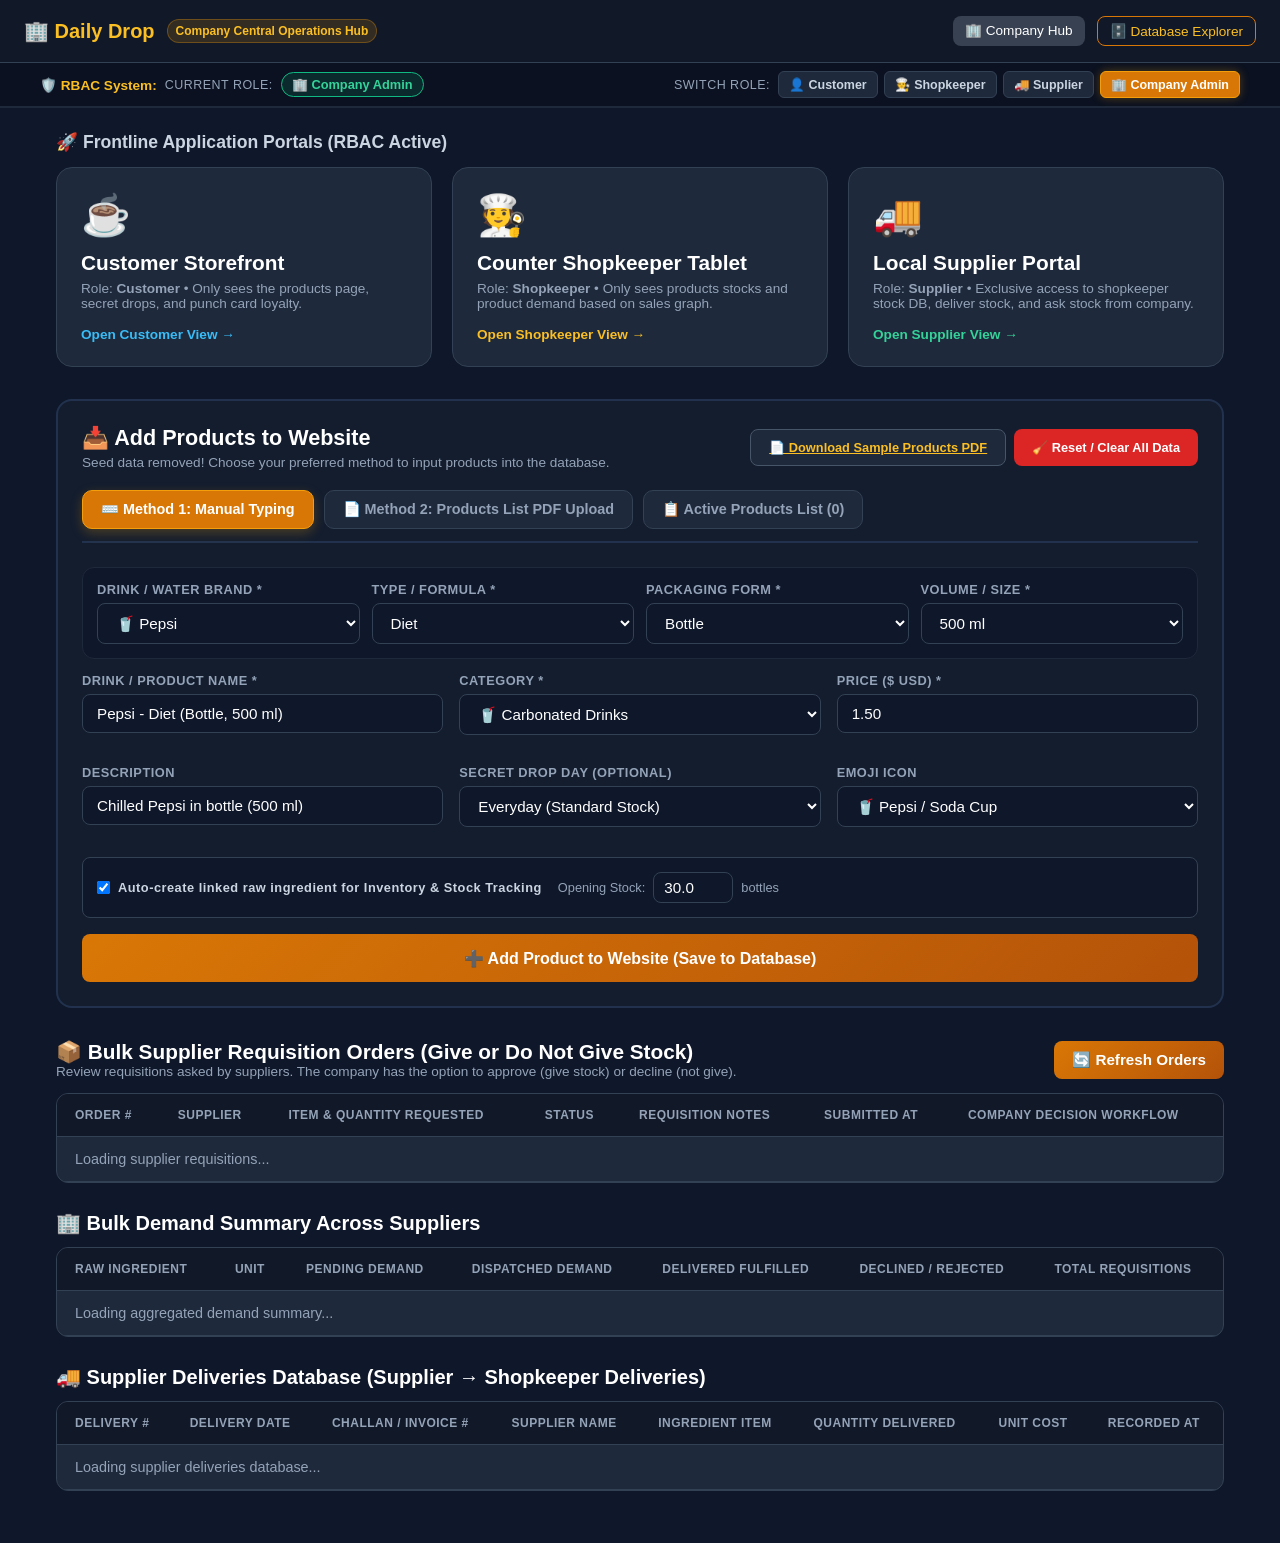
<file: frontend/index.html>
<!DOCTYPE html>
<html lang="en">
<head>
  <meta charset="UTF-8">
  <meta name="viewport" content="width=device-width, initial-scale=1.0">
  <title>Daily Drop - Company Central Operations Hub</title>
  <link rel="stylesheet" href="./shared/styles.css">
  <style>
    .portal-launcher {
      display: grid;
      grid-template-columns: repeat(3, 1fr);
      gap: 20px;
      margin-bottom: 32px;
    }
    @media (max-width: 768px) {
      .portal-launcher {
        grid-template-columns: 1fr;
      }
    }
    .launcher-card {
      background: #1e293b;
      border: 1px solid #334155;
      border-radius: 16px;
      padding: 24px;
      text-decoration: none;
      color: white;
      transition: all 0.2s;
      display: flex;
      flex-direction: column;
      justify-content: space-between;
      position: relative;
      overflow: hidden;
    }
    .launcher-card:hover {
      transform: translateY(-4px);
      border-color: #f59e0b;
      box-shadow: 0 12px 24px rgba(245, 158, 11, 0.15);
    }
    .launcher-icon {
      font-size: 2.5rem;
      margin-bottom: 12px;
    }
    .launcher-title {
      font-size: 1.3rem;
      font-weight: 700;
      color: #fff;
    }
    .launcher-desc {
      font-size: 0.85rem;
      color: #94a3b8;
      margin-top: 6px;
    }
    .table-container {
      background: #1e293b;
      border: 1px solid #334155;
      border-radius: 12px;
      overflow-x: auto;
      margin-bottom: 28px;
    }
    table {
      width: 100%;
      border-collapse: collapse;
      text-align: left;
    }
    th, td {
      padding: 14px 18px;
      border-bottom: 1px solid #334155;
      font-size: 0.9rem;
    }
    th {
      background: #111827;
      color: #94a3b8;
      text-transform: uppercase;
      font-size: 0.75rem;
      letter-spacing: 0.5px;
    }
    .status-badge {
      padding: 4px 10px;
      border-radius: 999px;
      font-size: 0.75rem;
      font-weight: 700;
      text-transform: uppercase;
      display: inline-block;
    }
    .status-submitted { background: rgba(59, 130, 246, 0.2); color: #60a5fa; border: 1px solid #3b82f6; }
    .status-approved { background: rgba(245, 158, 11, 0.2); color: #fbbf24; border: 1px solid #f59e0b; }
    .status-dispatched { background: rgba(168, 85, 247, 0.2); color: #c084fc; border: 1px solid #a855f7; }
    .status-delivered { background: rgba(16, 185, 129, 0.2); color: #34d399; border: 1px solid #10b981; }
    .status-rejected { background: rgba(239, 68, 68, 0.2); color: #f87171; border: 1px solid #ef4444; }

    /* Ingestion Center Styles */
    .ingest-card {
      background: #131d2e;
      border: 2px solid #22324e;
      border-radius: 16px;
      padding: 24px;
      margin-bottom: 32px;
    }
    .ingest-header {
      display: flex;
      justify-content: space-between;
      align-items: center;
      margin-bottom: 20px;
      flex-wrap: wrap;
      gap: 12px;
    }
    .ingest-tabs {
      display: flex;
      gap: 10px;
      border-bottom: 2px solid #22324e;
      margin-bottom: 24px;
      padding-bottom: 12px;
      flex-wrap: wrap;
    }
    .ingest-tab {
      background: #1e293b;
      border: 1px solid #334155;
      color: #94a3b8;
      padding: 10px 18px;
      border-radius: 10px;
      font-weight: 700;
      font-size: 0.9rem;
      cursor: pointer;
      transition: all 0.2s;
    }
    .ingest-tab:hover {
      color: #fff;
      border-color: #f59e0b;
    }
    .ingest-tab.active {
      background: #d97706;
      border-color: #f59e0b;
      color: #fff;
      box-shadow: 0 4px 12px rgba(245, 158, 11, 0.25);
    }
    .form-grid-3 {
      display: grid;
      grid-template-columns: repeat(3, 1fr);
      gap: 16px;
      margin-bottom: 16px;
    }
    @media (max-width: 860px) {
      .form-grid-3 {
        grid-template-columns: 1fr;
      }
    }
    .form-group {
      margin-bottom: 14px;
    }
    label {
      display: block;
      font-size: 0.8rem;
      font-weight: 700;
      color: #94a3b8;
      margin-bottom: 6px;
      text-transform: uppercase;
      letter-spacing: 0.5px;
    }
    input, select, textarea {
      width: 100%;
      background: #0f172a;
      border: 1px solid #334155;
      color: #fff;
      font-size: 0.95rem;
      padding: 10px 14px;
      border-radius: 8px;
      outline: none;
    }
    input:focus, select:focus, textarea:focus {
      border-color: #f59e0b;
    }
    .drop-zone {
      border: 2px dashed #3b82f6;
      background: rgba(59, 130, 246, 0.05);
      border-radius: 12px;
      padding: 32px 20px;
      text-align: center;
      cursor: pointer;
      transition: all 0.2s;
      margin-bottom: 20px;
    }
    .drop-zone:hover {
      background: rgba(59, 130, 246, 0.12);
      border-color: #60a5fa;
    }
    .import-results-card {
      background: #0f172a;
      border: 1px solid #10b981;
      border-radius: 12px;
      padding: 18px;
      margin-top: 18px;
    }
    .modal {
      display: none;
      position: fixed;
      top: 0; left: 0; right: 0; bottom: 0;
      background: rgba(0, 0, 0, 0.75);
      z-index: 1000;
      align-items: center;
      justify-content: center;
      backdrop-filter: blur(4px);
    }
    .modal-content {
      background: #1e293b;
      border: 1px solid #475569;
      border-radius: 16px;
      padding: 24px;
      max-width: 550px;
      width: 92%;
      max-height: 90vh;
      overflow-y: auto;
      box-shadow: 0 20px 40px rgba(0, 0, 0, 0.5);
    }
  </style>
</head>
<body>

  <header>
    <div class="brand">
      <span>🏢 Daily Drop</span>
      <span class="brand-badge">Company Central Operations Hub</span>
    </div>
    <div class="nav-links">
      <span class="nav-link active">🏢 Company Hub</span>
      <a href="./db-viewer.html" class="nav-link" target="_blank" style="color: #fbbf24; border: 1px solid #d97706;">🗄️ Database Explorer</a>
    </div>
  </header>

  <div class="container">
    <!-- Portal Launchers for evaluation -->
    <div style="font-size: 1.1rem; font-weight: 700; color: #cbd5e1; margin-bottom: 14px;">
      🚀 Frontline Application Portals (RBAC Active)
    </div>
    <div class="portal-launcher">
      <a href="./customer/index.html" class="launcher-card" onclick="setActiveRole('customer')">
        <div>
          <div class="launcher-icon">☕</div>
          <div class="launcher-title">Customer Storefront</div>
          <div class="launcher-desc">
            Role: <strong>Customer</strong> &bull; Only sees the products page, secret drops, and punch card loyalty.
          </div>
        </div>
        <div style="margin-top: 16px; font-weight: 700; color: #38bdf8; font-size: 0.85rem;">
          Open Customer View &rarr;
        </div>
      </a>

      <a href="./counter/index.html" class="launcher-card" onclick="setActiveRole('shopkeeper')">
        <div>
          <div class="launcher-icon">🧑‍🍳</div>
          <div class="launcher-title">Counter Shopkeeper Tablet</div>
          <div class="launcher-desc">
            Role: <strong>Shopkeeper</strong> &bull; Only sees products stocks and product demand based on sales graph.
          </div>
        </div>
        <div style="margin-top: 16px; font-weight: 700; color: #fbbf24; font-size: 0.85rem;">
          Open Shopkeeper View &rarr;
        </div>
      </a>

      <a href="./supplier/index.html" class="launcher-card" onclick="setActiveRole('supplier')">
        <div>
          <div class="launcher-icon">🚚</div>
          <div class="launcher-title">Local Supplier Portal</div>
          <div class="launcher-desc">
            Role: <strong>Supplier</strong> &bull; Exclusive access to shopkeeper stock DB, deliver stock, and ask stock from company.
          </div>
        </div>
        <div style="margin-top: 16px; font-weight: 700; color: #34d399; font-size: 0.85rem;">
          Open Supplier View &rarr;
        </div>
      </a>
    </div>

    <!-- PRODUCT DATA INGESTION CENTER: 2 METHODS (Manual Typing & Products List PDF) -->
    <div class="ingest-card">
      <div class="ingest-header">
        <div>
          <div style="font-size: 1.35rem; font-weight: 800; color: #fff;">
            📥 Add Products to Website
          </div>
          <div style="font-size: 0.85rem; color: #94a3b8; margin-top: 4px;">
            Seed data removed! Choose your preferred method to input products into the database.
          </div>
        </div>
        <div style="display: flex; gap: 8px; flex-wrap: wrap;">
          <a href="/api/catalog/sample-pdf" target="_blank" class="btn" style="background: #1e293b; border: 1px solid #475569; color: #fbbf24; font-size: 0.8rem;">
            📄 Download Sample Products PDF
          </a>
          <button class="btn btn-danger" onclick="confirmClearData()" style="font-size: 0.8rem;">
            🧹 Reset / Clear All Data
          </button>
        </div>
      </div>

      <!-- Ingestion Mode Tabs -->
      <div class="ingest-tabs">
        <button class="ingest-tab active" id="tabManualBtn" onclick="switchIngestTab('manual')">
          ⌨️ Method 1: Manual Typing
        </button>
        <button class="ingest-tab" id="tabPdfBtn" onclick="switchIngestTab('pdf')">
          📄 Method 2: Products List PDF Upload
        </button>
        <button class="ingest-tab" id="tabListBtn" onclick="switchIngestTab('list')">
          📋 Active Products List (<span id="catalogCount">0</span>)
        </button>
      </div>

      <!-- TAB 1: MANUAL TYPING FORM -->
      <div id="tabManual">
        <form id="manualProductForm" onsubmit="handleManualProductSubmit(event)">
          <!-- Row 1: Brand, Type, Form, Size Selectors -->
          <div style="display: grid; grid-template-columns: repeat(auto-fit, minmax(180px, 1fr)); gap: 12px; margin-bottom: 14px; background: #0f172a; padding: 14px; border-radius: 12px; border: 1px solid #1e293b;">
            <div class="form-group" style="margin-bottom: 0;">
              <label>Drink / Water Brand *</label>
              <select id="companyBrandSelect" onchange="onCompanyBrandChange()" required>
                <option value="Pepsi">🥤 Pepsi</option>
                <option value="7up">🍋 7up</option>
                <option value="Miranda Orange">🍊 Miranda Orange</option>
                <option value="Mountain Dew">⚡ Mountain Dew</option>
                <option value="Sting">⚡ Sting</option>
                <option value="Slice">🥭 Slice</option>
                <option value="Aquafina Water">💧 Aquafina Water</option>
              </select>
            </div>

            <div class="form-group" style="margin-bottom: 0;">
              <label>Type / Formula *</label>
              <select id="companyTypeSelect" onchange="updateCompanyGeneratedName()" required>
                <option value="Diet">Diet</option>
                <option value="Zero Sugar">Zero Sugar</option>
                <option value="Normal">Normal</option>
              </select>
            </div>

            <div class="form-group" style="margin-bottom: 0;">
              <label>Packaging Form *</label>
              <select id="companyFormSelect" onchange="updateCompanyGeneratedName()" required>
                <option value="Bottle">Bottle (PET)</option>
                <option value="Glass bottle">Glass bottle</option>
              </select>
            </div>

            <div class="form-group" style="margin-bottom: 0;">
              <label>Volume / Size *</label>
              <select id="companySizeSelect" onchange="updateCompanyGeneratedName()" required>
                <!-- Populated dynamically based on brand -->
              </select>
            </div>
          </div>

          <!-- Row 2: Generated Item Name, Category, Price -->
          <div class="form-grid-3">
            <div class="form-group">
              <label>Drink / Product Name *</label>
              <input type="text" id="manualName" placeholder="e.g. Pepsi - Diet (Bottle, 500 ml)" required>
            </div>
            <div class="form-group">
              <label>Category *</label>
              <select id="manualCategory" required>
                <option value="Carbonated Drinks">🥤 Carbonated Drinks</option>
                <option value="Energy Drinks">⚡ Energy Drinks</option>
                <option value="Juice Drinks">🥭 Juice Drinks</option>
                <option value="Packaged Water">💧 Packaged Water</option>
              </select>
            </div>
            <div class="form-group">
              <label>Price ($ USD) *</label>
              <input type="number" id="manualPrice" step="0.05" min="0.25" placeholder="e.g. 1.50" value="1.50" required>
            </div>
          </div>

          <!-- Row 3: Description, Secret Drop Day, Emoji Icon -->
          <div class="form-grid-3">
            <div class="form-group">
              <label>Description</label>
              <input type="text" id="manualDesc" placeholder="e.g. Chilled Diet Pepsi in 500 ml PET bottle">
            </div>
            <div class="form-group">
              <label>Secret Drop Day (Optional)</label>
              <select id="manualDay">
                <option value="">Everyday (Standard Stock)</option>
                <option value="1">Sunday Secret Drop</option>
                <option value="2">Monday Secret Drop</option>
                <option value="3">Tuesday Secret Drop</option>
                <option value="4">Wednesday Secret Drop</option>
                <option value="5">Thursday Secret Drop</option>
                <option value="6">Friday Secret Drop</option>
                <option value="7">Saturday Secret Drop</option>
              </select>
            </div>
            <div class="form-group">
              <label>Emoji Icon</label>
              <select id="manualIcon">
                <option value="🥤">🥤 Pepsi / Soda Cup</option>
                <option value="🍋">🍋 7up Lemon-Lime</option>
                <option value="🍊">🍊 Miranda Orange</option>
                <option value="⚡">⚡ Mountain Dew / Sting</option>
                <option value="🥭">🥭 Slice Mango</option>
                <option value="💧">💧 Aquafina Pure Water</option>
                <option value="🍾">🍾 Glass Bottle</option>
              </select>
            </div>
          </div>

          <div style="background: #0f172a; padding: 14px; border-radius: 8px; border: 1px solid #334155; margin-bottom: 16px; display: flex; align-items: center; gap: 16px; flex-wrap: wrap;">
            <label style="display: flex; align-items: center; gap: 8px; margin-bottom: 0; cursor: pointer; text-transform: none; color: #cbd5e1;">
              <input type="checkbox" id="autoInventoryCheck" checked style="width: auto;">
              Auto-create linked raw ingredient for Inventory & Stock Tracking
            </label>
            <div style="display: flex; align-items: center; gap: 8px;">
              <span style="font-size: 0.8rem; color: #94a3b8;">Opening Stock:</span>
              <input type="number" id="manualOpeningStock" value="30.0" step="1" min="0" style="width: 80px; padding: 6px 10px;">
              <span style="font-size: 0.8rem; color: #94a3b8;">bottles</span>
            </div>
          </div>

          <button type="submit" class="btn btn-primary" style="height: 48px; width: 100%; font-size: 1rem;">
            ➕ Add Product to Website (Save to Database)
          </button>
        </form>
      </div>

      <!-- TAB 2: PRODUCTS LIST PDF UPLOAD -->
      <div id="tabPdf" style="display: none;">
        <div style="background: #0f172a; border-radius: 12px; padding: 20px; border: 1px solid #334155; margin-bottom: 18px;">
          <div style="font-weight: 700; color: #fbbf24; font-size: 1rem; margin-bottom: 6px;">
            📄 Import Products from a PDF Document
          </div>
          <p style="font-size: 0.85rem; color: #cbd5e1; line-height: 1.5; margin-bottom: 14px;">
            Upload your company's product list, beverage menu, or price sheet in PDF format.
            Our smart parser automatically identifies drink names, categories, pricing, and descriptions, then imports them directly into the database.
          </p>

          <form id="pdfUploadForm" onsubmit="handlePdfSubmit(event)">
            <div class="drop-zone" onclick="document.getElementById('pdfFileInput').click()">
              <div style="font-size: 2.8rem; margin-bottom: 8px;">📤</div>
              <div style="font-weight: 700; color: #fff; font-size: 1.05rem;" id="dropZoneText">
                Click here or Drag & Drop your Products List PDF
              </div>
              <div style="font-size: 0.8rem; color: #94a3b8; margin-top: 4px;">
                Accepts PDF (.pdf) &bull; Table format or text price list
              </div>
              <input type="file" id="pdfFileInput" accept=".pdf" style="display: none;" onchange="handleFileSelected(event)" required>
            </div>

            <div style="display: flex; justify-content: space-between; align-items: center; flex-wrap: wrap; gap: 12px; margin-bottom: 16px;">
              <label style="display: flex; align-items: center; gap: 8px; margin-bottom: 0; cursor: pointer; text-transform: none; color: #cbd5e1;">
                <input type="checkbox" id="pdfAutoInventory" checked style="width: auto;">
                Auto-generate linked inventory ingredients & opening stock (25 units)
              </label>
              <a href="/api/catalog/sample-pdf" target="_blank" style="color: #38bdf8; font-size: 0.85rem; text-decoration: underline;">
                Need a template? Download Sample Products List PDF
              </a>
            </div>

            <button type="submit" class="btn btn-success" id="pdfSubmitBtn" style="height: 50px; width: 100%; font-size: 1.05rem;">
              🚀 Parse & Import PDF Products into Website
            </button>
          </form>

          <!-- PDF Import Results Display -->
          <div id="pdfResultsCard" class="import-results-card" style="display: none;">
            <div style="font-weight: 700; color: #34d399; font-size: 1rem; margin-bottom: 8px;" id="pdfResultsTitle">
              ✅ Import Complete
            </div>
            <div class="table-container" style="margin-bottom: 0;">
              <table>
                <thead>
                  <tr>
                    <th>#</th>
                    <th>Product Name</th>
                    <th>Category</th>
                    <th>Price</th>
                  </tr>
                </thead>
                <tbody id="pdfResultsBody"></tbody>
              </table>
            </div>
          </div>
        </div>
      </div>

      <!-- TAB 3: ACTIVE CATALOG LIST -->
      <div id="tabList" style="display: none;">
        <div class="table-container" style="margin-bottom: 0;">
          <table>
            <thead>
              <tr>
                <th>Drink</th>
                <th>Category</th>
                <th>Price</th>
                <th>Secret Drop Day</th>
                <th>Description</th>
                <th>Action</th>
              </tr>
            </thead>
            <tbody id="catalogTableBody">
              <tr><td colspan="6" style="color: #94a3b8;">Loading catalog...</td></tr>
            </tbody>
          </table>
        </div>
      </div>
    </div>

    <!-- SECTION 1: Supplier Requisition Orders & Company Give/Reject Decision Option -->
    <div style="display: flex; justify-content: space-between; align-items: center; margin-bottom: 14px; flex-wrap: wrap; gap: 10px;">
      <div>
        <div style="font-size: 1.3rem; font-weight: 700; color: #fff;">
          📦 Bulk Supplier Requisition Orders (Give or Do Not Give Stock)
        </div>
        <div style="font-size: 0.85rem; color: #94a3b8;">
          Review requisitions asked by suppliers. The company has the option to approve (give stock) or decline (not give).
        </div>
      </div>
      <button class="btn btn-primary" onclick="loadCompanyData()">
        🔄 Refresh Orders
      </button>
    </div>

    <div class="table-container">
      <table>
        <thead>
          <tr>
            <th>Order #</th>
            <th>Supplier</th>
            <th>Item & Quantity Requested</th>
            <th>Status</th>
            <th>Requisition Notes</th>
            <th>Submitted At</th>
            <th>Company Decision Workflow</th>
          </tr>
        </thead>
        <tbody id="companyOrdersBody">
          <tr><td colspan="7" style="color: #94a3b8;">Loading supplier requisitions...</td></tr>
        </tbody>
      </table>
    </div>

    <!-- SECTION 2: Bulk Demand Aggregation Dashboard -->
    <div style="font-size: 1.25rem; font-weight: 700; color: #fff; margin-bottom: 12px;">
      🏢 Bulk Demand Summary Across Suppliers
    </div>
    <div class="table-container">
      <table>
        <thead>
          <tr>
            <th>Raw Ingredient</th>
            <th>Unit</th>
            <th>Pending Demand</th>
            <th>Dispatched Demand</th>
            <th>Delivered Fulfilled</th>
            <th>Declined / Rejected</th>
            <th>Total Requisitions</th>
          </tr>
        </thead>
        <tbody id="demandSummaryBody">
          <tr><td colspan="7" style="color: #94a3b8;">Loading aggregated demand summary...</td></tr>
        </tbody>
      </table>
    </div>

    <!-- SECTION 3: Company Access to Suppliers Database (Deliveries to Shop) -->
    <div style="font-size: 1.25rem; font-weight: 700; color: #fff; margin-bottom: 12px;">
      🚚 Supplier Deliveries Database (Supplier &rarr; Shopkeeper Deliveries)
    </div>
    <div class="table-container">
      <table>
        <thead>
          <tr>
            <th>Delivery #</th>
            <th>Delivery Date</th>
            <th>Challan / Invoice #</th>
            <th>Supplier Name</th>
            <th>Ingredient Item</th>
            <th>Quantity Delivered</th>
            <th>Unit Cost</th>
            <th>Recorded At</th>
          </tr>
        </thead>
        <tbody id="supplierDeliveriesBody">
          <tr><td colspan="8" style="color: #94a3b8;">Loading supplier deliveries database...</td></tr>
        </tbody>
      </table>
    </div>
  </div>

  <!-- Edit Product Modal (Company Database Management) -->
  <div class="modal" id="editProductModal">
    <div class="modal-content">
      <div style="display: flex; justify-content: space-between; align-items: center; margin-bottom: 16px;">
        <h3 style="color: #fff; margin: 0; font-size: 1.25rem;">✏️ Edit Product in Company Database</h3>
        <button onclick="closeEditProductModal()" style="background: none; border: none; color: #94a3b8; font-size: 1.5rem; cursor: pointer;">&times;</button>
      </div>

      <form onsubmit="handleEditProductSubmit(event)">
        <input type="hidden" id="editProductId">

        <div class="form-group">
          <label>Product / Drink Name *</label>
          <input type="text" id="editProductName" required>
        </div>

        <div class="form-grid-3">
          <div class="form-group">
            <label>Category *</label>
            <select id="editProductCategory" required>
              <option value="Carbonated Drinks">🥤 Carbonated Drinks</option>
              <option value="Energy Drinks">⚡ Energy Drinks</option>
              <option value="Juice Drinks">🥭 Juice Drinks</option>
              <option value="Packaged Water">💧 Packaged Water</option>
              <option value="Secret Drop">🌟 Secret Drop</option>
            </select>
          </div>

          <div class="form-group">
            <label>Price ($ USD) *</label>
            <input type="number" id="editProductPrice" step="0.05" min="0.10" required>
          </div>

          <div class="form-group">
            <label>Secret Drop Day</label>
            <select id="editProductDay">
              <option value="">Everyday</option>
              <option value="1">Sunday</option>
              <option value="2">Monday</option>
              <option value="3">Tuesday</option>
              <option value="4">Wednesday</option>
              <option value="5">Thursday</option>
              <option value="6">Friday</option>
              <option value="7">Saturday</option>
            </select>
          </div>
        </div>

        <div class="form-group">
          <label>Description</label>
          <input type="text" id="editProductDesc">
        </div>

        <div style="display: flex; gap: 16px; align-items: center; margin-bottom: 16px;">
          <div class="form-group" style="margin-bottom: 0;">
            <label>Emoji Icon</label>
            <select id="editProductIcon" style="padding: 8px 12px;">
              <option value="🥤">🥤 Pepsi / Soda</option>
              <option value="🍋">🍋 7up Lemon</option>
              <option value="🍊">🍊 Miranda Orange</option>
              <option value="⚡">⚡ Mountain Dew / Sting</option>
              <option value="🥭">🥭 Slice Mango</option>
              <option value="💧">💧 Aquafina Water</option>
              <option value="🍾">🍾 Glass Bottle</option>
            </select>
          </div>

          <div class="form-group" style="margin-bottom: 0; padding-top: 18px;">
            <label style="display: flex; align-items: center; gap: 8px; cursor: pointer; text-transform: none; color: #cbd5e1;">
              <input type="checkbox" id="editProductActive" checked style="width: auto;">
              Active in Storefront Catalog
            </label>
          </div>
        </div>

        <div style="display: flex; justify-content: flex-end; gap: 10px; margin-top: 24px; border-top: 1px solid #334155; padding-top: 16px;">
          <button type="button" class="btn" onclick="closeEditProductModal()" style="background: #334155; color: #94a3b8;">Cancel</button>
          <button type="submit" class="btn btn-success" style="background: #10b981; font-weight: 700; color: #fff;">
            💾 Save Changes to MySQL
          </button>
        </div>
      </form>
    </div>
  </div>

  <div id="toast"></div>

  <script src="./shared/rbac.js"></script>
  <script>
    initRBAC('company');

    const API_BASE = window.location.port === '8000' 
      ? '' 
      : `${window.location.protocol}//${window.location.hostname}:8000`;

    function showToast(msg, isSuccess = true) {
      const toast = document.getElementById('toast');
      toast.innerText = msg;
      toast.style.borderColor = isSuccess ? '#10b981' : '#ef4444';
      toast.style.display = 'block';
      setTimeout(() => { toast.style.display = 'none'; }, 3200);
    }

    // Tab Switching for Data Ingestion
    function switchIngestTab(tab) {
      document.getElementById('tabManual').style.display = tab === 'manual' ? 'block' : 'none';
      document.getElementById('tabPdf').style.display = tab === 'pdf' ? 'block' : 'none';
      document.getElementById('tabList').style.display = tab === 'list' ? 'block' : 'none';

      document.getElementById('tabManualBtn').className = `ingest-tab ${tab === 'manual' ? 'active' : ''}`;
      document.getElementById('tabPdfBtn').className = `ingest-tab ${tab === 'pdf' ? 'active' : ''}`;
      document.getElementById('tabListBtn').className = `ingest-tab ${tab === 'list' ? 'active' : ''}`;

      if (tab === 'list') {
        loadCatalogList();
      }
    }

    const DRINK_SIZES = ['200ml', '250 ml', '400 ml', '500 ml', '600 ml', '1.25 l', '1.75l', '2250 ml'];
    const WATER_SIZES = ['500 ml', '1000 ml', '1500ml'];

    const BRAND_CONFIG = {
      'Pepsi': {
        types: ['Diet', 'Zero Sugar', 'Normal'],
        forms: ['Bottle', 'Glass bottle'],
        category: 'Carbonated Drinks',
        icon: '🥤',
        defaultPrice: 1.50
      },
      '7up': {
        types: ['Zero Sugar', 'Normal'],
        forms: ['Bottle', 'Glass bottle'],
        category: 'Carbonated Drinks',
        icon: '🍋',
        defaultPrice: 1.50
      },
      'Miranda Orange': {
        types: ['Normal'],
        forms: ['Bottle', 'Glass bottle'],
        category: 'Carbonated Drinks',
        icon: '🍊',
        defaultPrice: 1.40
      },
      'Mountain Dew': {
        types: ['Normal'],
        forms: ['Bottle', 'Glass bottle'],
        category: 'Carbonated Drinks',
        icon: '⚡',
        defaultPrice: 1.35
      },
      'Sting': {
        types: ['Normal'],
        forms: ['Bottle', 'Glass bottle'],
        category: 'Energy Drinks',
        icon: '⚡',
        defaultPrice: 1.00
      },
      'Slice': {
        types: ['Normal'],
        forms: ['Bottle', 'Glass bottle'],
        category: 'Juice Drinks',
        icon: '🥭',
        defaultPrice: 1.60
      },
      'Aquafina Water': {
        types: ['Pure Water'],
        forms: ['Bottle'],
        category: 'Packaged Water',
        icon: '💧',
        defaultPrice: 0.85
      }
    };

    function onCompanyBrandChange() {
      const brand = document.getElementById('companyBrandSelect').value;
      const config = BRAND_CONFIG[brand] || BRAND_CONFIG['Pepsi'];

      // Populate Types
      const typeSel = document.getElementById('companyTypeSelect');
      typeSel.innerHTML = config.types.map(t => `<option value="${t}">${t}</option>`).join('');

      // Populate Forms
      const formSel = document.getElementById('companyFormSelect');
      formSel.innerHTML = config.forms.map(f => `<option value="${f}">${f}</option>`).join('');

      // Populate Sizes
      const sizeSel = document.getElementById('companySizeSelect');
      const sizes = (brand === 'Aquafina Water') ? WATER_SIZES : DRINK_SIZES;
      sizeSel.innerHTML = sizes.map(s => `<option value="${s}">${s}</option>`).join('');
      if (sizes.includes('500 ml')) sizeSel.value = '500 ml';

      // Category & Icon
      document.getElementById('manualCategory').value = config.category;
      document.getElementById('manualIcon').value = config.icon;
      document.getElementById('manualPrice').value = config.defaultPrice.toFixed(2);

      updateCompanyGeneratedName();
    }

    function updateCompanyGeneratedName() {
      const brand = document.getElementById('companyBrandSelect').value;
      const type = document.getElementById('companyTypeSelect').value;
      const form = document.getElementById('companyFormSelect').value;
      const size = document.getElementById('companySizeSelect').value;

      let generatedName = '';
      if (brand === 'Pepsi' || brand === '7up') {
        generatedName = `${brand} - ${type} (${form}, ${size})`;
      } else if (brand === 'Aquafina Water') {
        generatedName = `Aquafina Water (${form}, ${size})`;
      } else {
        generatedName = `${brand} (${form}, ${size})`;
      }

      document.getElementById('manualName').value = generatedName;
      document.getElementById('manualDesc').value = `Chilled ${brand} in ${form.toLowerCase()} (${size})`;

      // Adjust price by size tier
      const base = BRAND_CONFIG[brand] ? BRAND_CONFIG[brand].defaultPrice : 1.50;
      let finalPrice = base;
      if (size === '200ml' || size === '250 ml') finalPrice = base * 0.85;
      else if (size === '600 ml' || size === '1000 ml') finalPrice = base * 1.25;
      else if (size === '1.25 l' || size === '1500ml') finalPrice = base * 1.50;
      else if (size === '1.75l' || size === '2250 ml') finalPrice = base * 1.85;
      document.getElementById('manualPrice').value = Math.max(0.50, finalPrice).toFixed(2);
    }

    // 1. Method 1: Manual Product Form Submit
    async function handleManualProductSubmit(e) {
      e.preventDefault();
      const payload = {
        name: document.getElementById('manualName').value.trim(),
        category: document.getElementById('manualCategory').value,
        price: parseFloat(document.getElementById('manualPrice').value),
        description: document.getElementById('manualDesc').value.trim(),
        available_day_of_week: document.getElementById('manualDay').value ? parseInt(document.getElementById('manualDay').value) : null,
        image_url: document.getElementById('manualIcon').value,
        auto_create_inventory: document.getElementById('autoInventoryCheck').checked,
        opening_stock: parseFloat(document.getElementById('manualOpeningStock').value) || 30.0,
        ingredient_unit: 'bottles'
      };

      try {
        const res = await fetch(`${API_BASE}/api/catalog/manual-product`, {
          method: 'POST',
          headers: { 'Content-Type': 'application/json' },
          body: JSON.stringify(payload)
        });
        const data = await res.json();
        if (res.ok) {
          showToast(`✅ ${data.message}`);
          document.getElementById('autoInventoryCheck').checked = true;
          document.getElementById('manualOpeningStock').value = '30.0';
          onCompanyBrandChange();
          loadCatalogCount();
        } else {
          showToast(data.detail || 'Failed to add product', false);
        }
      } catch (err) {
        showToast('Network error: ' + err.message, false);
      }
    }

    // 2. Method 2: PDF Upload & Parser
    function handleFileSelected(e) {
      const file = e.target.files[0];
      if (file) {
        document.getElementById('dropZoneText').innerText = `Selected: ${file.name} (${(file.size / 1024).toFixed(1)} KB)`;
      }
    }

    async function handlePdfSubmit(e) {
      e.preventDefault();
      const fileInput = document.getElementById('pdfFileInput');
      if (!fileInput.files || fileInput.files.length === 0) {
        showToast('Please select a PDF file first', false);
        return;
      }

      const file = fileInput.files[0];
      const formData = new FormData();
      formData.append('file', file);
      formData.append('auto_create_inventory', document.getElementById('pdfAutoInventory').checked);

      const btn = document.getElementById('pdfSubmitBtn');
      btn.disabled = true;
      btn.innerText = '⏳ Parsing & Importing PDF...';

      try {
        const res = await fetch(`${API_BASE}/api/catalog/upload-pdf`, {
          method: 'POST',
          body: formData
        });
        const data = await res.json();
        if (res.ok) {
          showToast(`🎉 ${data.message}`);
          // Display results
          const resultsCard = document.getElementById('pdfResultsCard');
          resultsCard.style.display = 'block';
          document.getElementById('pdfResultsTitle').innerText = `✅ Successfully imported ${data.imported_count} products from "${data.filename}"!`;
          
          const tbody = document.getElementById('pdfResultsBody');
          tbody.innerHTML = data.imported_items.map((item, idx) => `
            <tr>
              <td>${idx + 1}</td>
              <td><strong>${item.name}</strong></td>
              <td><span class="status-badge" style="background: rgba(59, 130, 246, 0.2); color: #60a5fa;">${item.category}</span></td>
              <td><strong style="color: #34d399;">$${item.price.toFixed(2)}</strong></td>
            </tr>
          `).join('');

          loadCatalogCount();
        } else {
          showToast(data.detail || 'PDF processing failed', false);
        }
      } catch (err) {
        showToast('Network error: ' + err.message, false);
      } finally {
        btn.disabled = false;
        btn.innerText = '🚀 Parse & Import PDF Products into Website';
      }
    }

    // 3. Load Catalog Products for Tab 3 & Support Direct Database Editing
    let currentCatalogProducts = [];

    function escapeHtml(str) {
      if (str === null || str === undefined) return '';
      return String(str)
        .replace(/&/g, '&amp;')
        .replace(/</g, '&lt;')
        .replace(/>/g, '&gt;')
        .replace(/"/g, '&quot;')
        .replace(/'/g, '&#039;');
    }

    async function loadCatalogList() {
      try {
        const res = await fetch(`${API_BASE}/api/catalog/products`);
        const data = await res.json();
        const tbody = document.getElementById('catalogTableBody');
        document.getElementById('catalogCount').innerText = data.count;
        currentCatalogProducts = data.products || [];

        if (data.count === 0) {
          tbody.innerHTML = '<tr><td colspan="6" style="color: #64748b; text-align: center; padding: 24px;">No products in catalog. Add products through manual typing or upload a PDF above!</td></tr>';
          return;
        }

        const days = ['', 'Sun', 'Mon', 'Tue', 'Wed', 'Thu', 'Fri', 'Sat'];

        tbody.innerHTML = currentCatalogProducts.map(p => `
          <tr>
            <td>
              <div style="display: flex; align-items: center; gap: 8px;">
                <span style="font-size: 1.4rem;">${p.image_url || '☕'}</span>
                <strong>${escapeHtml(p.name)}</strong>
              </div>
            </td>
            <td><span class="status-badge status-submitted">${escapeHtml(p.category)}</span></td>
            <td><strong style="color: #fbbf24;">$${p.price.toFixed(2)}</strong></td>
            <td>${p.available_day_of_week ? `<span style="color: #c084fc; font-weight: 700;">${days[p.available_day_of_week]}</span>` : '<span style="color: #64748b;">Everyday</span>'}</td>
            <td style="color: #94a3b8; font-size: 0.82rem; max-width: 250px;">${escapeHtml(p.description || '-')}</td>
            <td>
              <div style="display: flex; gap: 6px;">
                <button class="btn btn-primary" style="font-size: 0.75rem; padding: 4px 10px; background: #2563eb;" onclick="openEditProductModal(${p.id})">
                  ✏️ Edit
                </button>
                <button class="btn btn-danger" style="font-size: 0.75rem; padding: 4px 10px;" onclick="deleteCatalogItem(${p.id}, '${escapeHtml(p.name)}')">
                  🗑️ Remove
                </button>
              </div>
            </td>
          </tr>
        `).join('');
      } catch (err) {
        console.error(err);
      }
    }

    function openEditProductModal(id) {
      const p = currentCatalogProducts.find(item => item.id === id);
      if (!p) return;

      document.getElementById('editProductId').value = p.id;
      document.getElementById('editProductName').value = p.name || '';
      document.getElementById('editProductCategory').value = p.category || 'Carbonated Drinks';
      document.getElementById('editProductPrice').value = (p.price || 0).toFixed(2);
      document.getElementById('editProductDay').value = (p.available_day_of_week !== null && p.available_day_of_week !== undefined) ? p.available_day_of_week : '';
      document.getElementById('editProductDesc').value = p.description || '';
      document.getElementById('editProductIcon').value = p.image_url || '🥤';
      document.getElementById('editProductActive').checked = p.is_active !== 0;

      document.getElementById('editProductModal').style.display = 'flex';
    }

    function closeEditProductModal() {
      document.getElementById('editProductModal').style.display = 'none';
    }

    async function handleEditProductSubmit(e) {
      e.preventDefault();
      const id = parseInt(document.getElementById('editProductId').value);
      const payload = {
        name: document.getElementById('editProductName').value.trim(),
        category: document.getElementById('editProductCategory').value,
        price: parseFloat(document.getElementById('editProductPrice').value),
        description: document.getElementById('editProductDesc').value.trim(),
        available_day_of_week: document.getElementById('editProductDay').value ? parseInt(document.getElementById('editProductDay').value) : null,
        image_url: document.getElementById('editProductIcon').value,
        is_active: document.getElementById('editProductActive').checked
      };

      try {
        const res = await fetch(`${API_BASE}/api/catalog/menu-item/${id}`, {
          method: 'PATCH',
          headers: { 'Content-Type': 'application/json' },
          body: JSON.stringify(payload)
        });
        const data = await res.json();
        if (res.ok) {
          showToast(`✅ Successfully updated product #${id} in MySQL database!`);
          closeEditProductModal();
          loadCatalogList();
        } else {
          showToast(data.detail || 'Failed to update product', false);
        }
      } catch (err) {
        showToast('Network error: ' + err.message, false);
      }
    }

    async function loadCatalogCount() {
      try {
        const res = await fetch(`${API_BASE}/api/catalog/products`);
        const data = await res.json();
        document.getElementById('catalogCount').innerText = data.count;
      } catch (err) {}
    }

    async function deleteCatalogItem(id, name) {
      if (!confirm(`Are you sure you want to remove '${name}' from the menu catalog?`)) return;
      try {
        const res = await fetch(`${API_BASE}/api/catalog/menu-item/${id}`, { method: 'DELETE' });
        if (res.ok) {
          showToast(`Removed '${name}' from catalog`);
          loadCatalogList();
        } else {
          showToast('Failed to delete item', false);
        }
      } catch (err) {
        showToast('Network error: ' + err.message, false);
      }
    }

    // Reset / Clear All Data
    async function confirmClearData() {
      if (!confirm("⚠️ Are you sure you want to completely remove all data from the website? This will clear menu items, orders, and stock so you can start completely fresh.")) {
        return;
      }
      try {
        const res = await fetch(`${API_BASE}/api/catalog/clear-data`, { method: 'POST' });
        const data = await res.json();
        if (res.ok) {
          showToast('🧹 All data cleared successfully! Database is completely fresh.');
          loadCompanyData();
          loadCatalogCount();
          switchIngestTab('manual');
        } else {
          showToast(data.detail || 'Clear failed', false);
        }
      } catch (err) {
        showToast('Network error: ' + err.message, false);
      }
    }

    // Company Data
    async function loadCompanyData() {
      loadDemandSummary();
      loadCompanyOrders();
      loadSupplierDeliveries();
      loadCatalogCount();
    }

    // Demand Summary
    async function loadDemandSummary() {
      try {
        const res = await fetch(`${API_BASE}/api/company/demand-summary`);
        const data = await res.json();
        const tbody = document.getElementById('demandSummaryBody');
        if (!data.demand_summary || data.demand_summary.length === 0) {
          tbody.innerHTML = '<tr><td colspan="7" style="color: #64748b;">No demand data yet. Add products to get started!</td></tr>';
          return;
        }

        tbody.innerHTML = data.demand_summary.map(item => `
          <tr>
            <td><strong>${item.item_name}</strong></td>
            <td>${item.unit}</td>
            <td><strong style="color: ${item.total_pending_demand > 0 ? '#f59e0b' : '#94a3b8'};">${item.total_pending_demand} ${item.unit}</strong></td>
            <td><span style="color: #c084fc;">${item.total_dispatched_demand} ${item.unit}</span></td>
            <td><span style="color: #34d399;">${item.total_fulfilled_demand} ${item.unit}</span></td>
            <td><span style="color: ${item.total_rejected_demand > 0 ? '#f87171' : '#64748b'};">${item.total_rejected_demand || 0} ${item.unit}</span></td>
            <td>${item.total_orders_count} orders</td>
          </tr>
        `).join('');
      } catch (err) {
        console.error(err);
      }
    }

    // Company Orders Workflow (With Option to Give or Not Give)
    async function loadCompanyOrders() {
      try {
        const res = await fetch(`${API_BASE}/api/company/orders`);
        const data = await res.json();
        const tbody = document.getElementById('companyOrdersBody');
        if (!data.orders || data.orders.length === 0) {
          tbody.innerHTML = '<tr><td colspan="7" style="color: #64748b;">No bulk supplier requisitions yet.</td></tr>';
          return;
        }

        tbody.innerHTML = data.orders.map(o => {
          let nextActionBtn = '';
          if (o.status === 'submitted') {
            nextActionBtn = `
              <div style="display: flex; gap: 6px; flex-wrap: wrap;">
                <button class="btn btn-success" style="font-size: 0.75rem; padding: 5px 10px;" onclick="transitionOrder(${o.id}, 'approved')" title="Give stock to supplier">
                  ✅ Give Stock (Approve)
                </button>
                <button class="btn btn-danger" style="font-size: 0.75rem; padding: 5px 10px;" onclick="transitionOrder(${o.id}, 'rejected')" title="Decline supplier request">
                  ❌ Do Not Give (Reject)
                </button>
              </div>
            `;
          } else if (o.status === 'approved') {
            nextActionBtn = `
              <div style="display: flex; gap: 6px; flex-wrap: wrap;">
                <button class="btn btn-primary" style="font-size: 0.75rem; padding: 5px 10px;" onclick="transitionOrder(${o.id}, 'dispatched')">
                  🚚 Dispatch &rarr;
                </button>
                <button class="btn btn-danger" style="font-size: 0.75rem; padding: 5px 10px;" onclick="transitionOrder(${o.id}, 'rejected')">
                  ❌ Cancel / Reject
                </button>
              </div>
            `;
          } else if (o.status === 'dispatched') {
            nextActionBtn = `<button class="btn" style="font-size: 0.75rem; padding: 5px 10px; background: #059669; color: white;" onclick="transitionOrder(${o.id}, 'delivered')">Mark Delivered &rarr;</button>`;
          } else if (o.status === 'rejected') {
            nextActionBtn = '<span style="color: #f87171; font-size: 0.8rem; font-weight: 700;">❌ Stock Not Given (Declined)</span>';
          } else {
            nextActionBtn = '<span style="color: #34d399; font-size: 0.8rem; font-weight: 700;">✅ Complete</span>';
          }

          let badgeDisplay = `<span class="status-badge status-${o.status}">${o.status}</span>`;
          if (o.status === 'rejected') {
            badgeDisplay = `<span class="status-badge status-rejected">Rejected (Not Given)</span>`;
          } else if (o.status === 'approved') {
            badgeDisplay = `<span class="status-badge status-approved">Approved (Giving Stock)</span>`;
          }

          return `
            <tr>
              <td>#${o.id}</td>
              <td>${o.supplier_name}<br><small style="color: #94a3b8;">${o.supplier_phone}</small></td>
              <td><strong>${o.requested_quantity} ${o.unit}</strong> of ${o.item_name}</td>
              <td>${badgeDisplay}</td>
              <td style="color: #cbd5e1;">${o.requisition_notes || '-'}</td>
              <td style="color: #94a3b8; font-size: 0.8rem;">${new Date(o.created_at).toLocaleString()}</td>
              <td>${nextActionBtn}</td>
            </tr>
          `;
        }).join('');
      } catch (err) {
        console.error(err);
      }
    }

    async function transitionOrder(orderId, newStatus) {
      const actionText = newStatus === 'approved' 
        ? 'Giving stock (Approved)' 
        : newStatus === 'rejected' 
        ? 'Declining stock (Rejected)' 
        : `Moving to ${newStatus}`;

      try {
        const res = await fetch(`${API_BASE}/api/company/orders/${orderId}/status`, {
          method: 'PATCH',
          headers: { 'Content-Type': 'application/json' },
          body: JSON.stringify({ status: newStatus })
        });
        const data = await res.json();
        if (res.ok) {
          showToast(`Order #${orderId}: ${actionText}!`);
          loadCompanyData();
        } else {
          showToast(data.detail || 'Status transition failed', false);
        }
      } catch (err) {
        showToast('Network error: ' + err.message, false);
      }
    }

    // Supplier Deliveries Database
    async function loadSupplierDeliveries() {
      try {
        const res = await fetch(`${API_BASE}/api/company/supplier-deliveries`);
        if (!res.ok) throw new Error('Failed to load supplier deliveries');
        const data = await res.json();
        const tbody = document.getElementById('supplierDeliveriesBody');

        if (!data.deliveries || data.deliveries.length === 0) {
          tbody.innerHTML = '<tr><td colspan="8" style="color: #64748b;">No supplier deliveries logged yet.</td></tr>';
          return;
        }

        tbody.innerHTML = data.deliveries.map(d => `
          <tr>
            <td>#${d.id}</td>
            <td><strong>${d.delivery_date}</strong></td>
            <td><code style="color: #38bdf8;">${d.challan_number}</code></td>
            <td>${d.supplier_name || 'Local Supplier'}<br><small style="color: #94a3b8;">${d.supplier_phone || ''}</small></td>
            <td>${d.item_name}</td>
            <td><strong style="color: #34d399;">+${d.quantity} ${d.unit}</strong></td>
            <td>$${d.unit_cost.toFixed(2)}</td>
            <td style="color: #94a3b8; font-size: 0.8rem;">${new Date(d.created_at).toLocaleString()}</td>
          </tr>
        `).join('');
      } catch (err) {
        console.error('Deliveries error:', err);
      }
    }

    onCompanyBrandChange();
    loadCompanyData();
  </script>
</body>
</html>
</file>
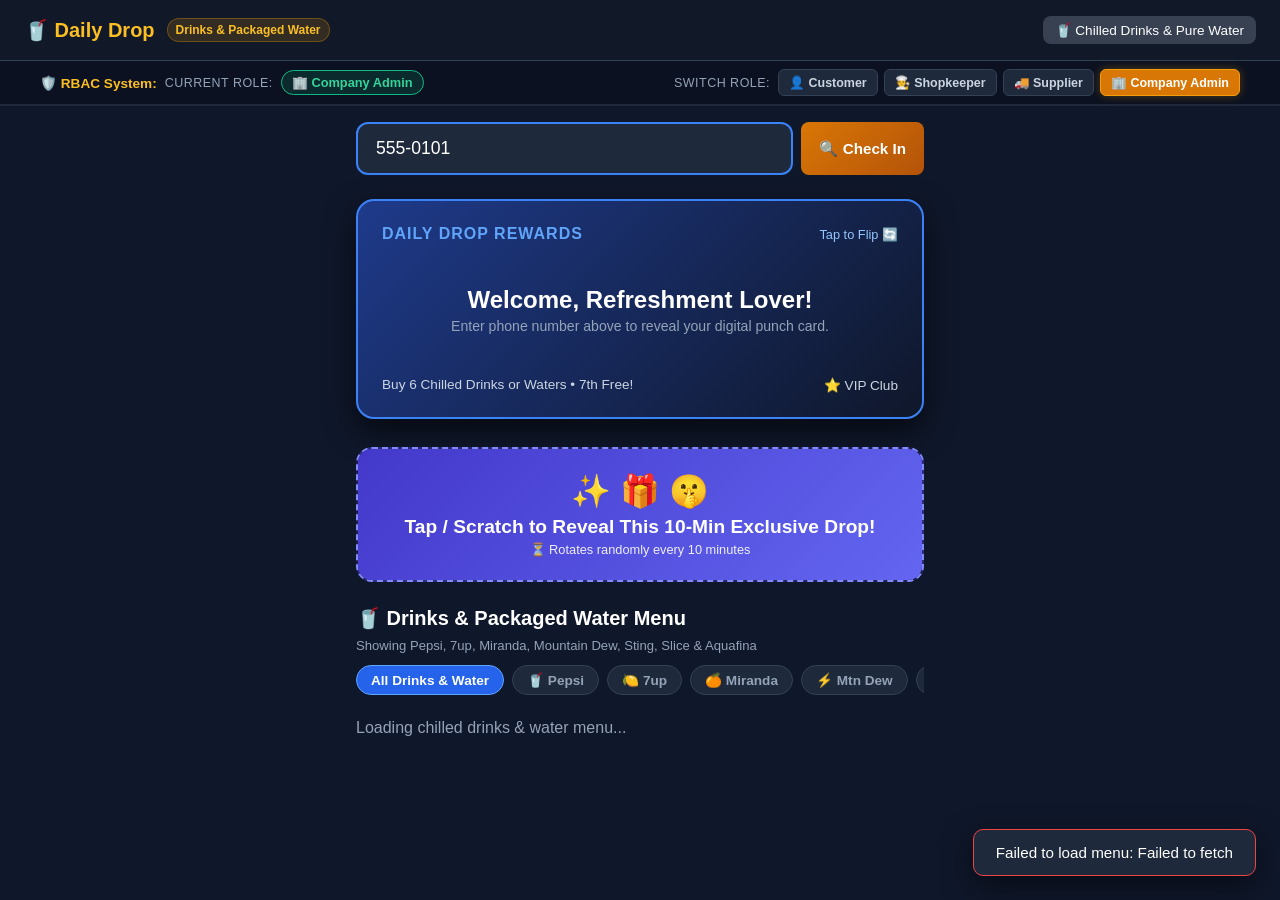
<file: frontend/customer/index.html>
<!DOCTYPE html>
<html lang="en">
<head>
  <meta charset="UTF-8">
  <meta name="viewport" content="width=device-width, initial-scale=1.0">
  <title>Daily Drop - Customer Storefront & Punch Card</title>
  <link rel="stylesheet" href="../shared/styles.css">
  <style>
    .store-container {
      max-width: 600px;
      margin: 0 auto;
      padding: 16px;
    }
    .phone-bar {
      display: flex;
      gap: 8px;
      margin-bottom: 24px;
    }
    .phone-input {
      flex: 1;
      font-size: 1.1rem;
      padding: 14px 18px;
      border-radius: 12px;
      background: #1e293b;
      border: 2px solid #3b82f6;
      color: #fff;
    }
    
    /* 3D Flip Card Effect */
    .flip-card-container {
      perspective: 1000px;
      width: 100%;
      height: 220px;
      margin-bottom: 28px;
    }
    .flip-card-inner {
      position: relative;
      width: 100%;
      height: 100%;
      text-align: center;
      transition: transform 0.8s cubic-bezier(0.175, 0.885, 0.32, 1.275);
      transform-style: preserve-3d;
    }
    .flip-card-inner.flipped {
      transform: rotateY(180deg);
    }
    .flip-card-front, .flip-card-back {
      position: absolute;
      width: 100%;
      height: 100%;
      -webkit-backface-visibility: hidden;
      backface-visibility: hidden;
      border-radius: 18px;
      padding: 24px;
      display: flex;
      flex-direction: column;
      justify-content: space-between;
      box-shadow: 0 12px 30px rgba(0,0,0,0.6);
    }
    .flip-card-front {
      background: linear-gradient(135deg, #1e3a8a, #0f172a);
      border: 2px solid #3b82f6;
    }
    .flip-card-back {
      background: linear-gradient(135deg, #78350f, #1e293b);
      border: 2px solid #f59e0b;
      transform: rotateY(180deg);
    }
    .stamp-grid {
      display: grid;
      grid-template-columns: repeat(6, 1fr);
      gap: 10px;
      margin: 16px 0;
    }
    .stamp-slot {
      aspect-ratio: 1;
      border-radius: 50%;
      border: 2px dashed #f59e0b;
      display: flex;
      align-items: center;
      justify-content: center;
      font-size: 1.5rem;
      background: rgba(0, 0, 0, 0.2);
      transition: transform 0.3s;
    }
    .stamp-slot.punched {
      border: 2px solid #10b981;
      background: rgba(16, 185, 129, 0.25);
      animation: popIn 0.4s cubic-bezier(0.175, 0.885, 0.32, 1.275);
    }
    @keyframes popIn {
      0% { transform: scale(0.2); opacity: 0; }
      100% { transform: scale(1); opacity: 1; }
    }

    /* Secret Drop Scratch / Tap Effect */
    .secret-drop-box {
      background: linear-gradient(135deg, #312e81, #1e1b4b);
      border: 2px dashed #818cf8;
      border-radius: 16px;
      padding: 20px;
      margin-bottom: 24px;
      position: relative;
      overflow: hidden;
      cursor: pointer;
    }
    .scratch-cover {
      position: absolute;
      top: 0; left: 0; right: 0; bottom: 0;
      background: linear-gradient(135deg, #4338ca, #6366f1);
      display: flex;
      flex-direction: column;
      align-items: center;
      justify-content: center;
      color: white;
      font-weight: 800;
      font-size: 1.2rem;
      z-index: 5;
      transition: opacity 0.5s ease, transform 0.5s ease;
    }
    .scratch-cover.revealed {
      opacity: 0;
      transform: scale(1.1);
      pointer-events: none;
    }

    .menu-item-row {
      background: var(--card-bg);
      border: 1px solid var(--card-border);
      border-radius: 12px;
      padding: 16px;
      margin-bottom: 12px;
      display: flex;
      justify-content: space-between;
      align-items: center;
    }
    .favorite-banner {
      background: rgba(245, 158, 11, 0.15);
      border: 1px solid #f59e0b;
      border-radius: 12px;
      padding: 14px 18px;
      margin-bottom: 20px;
      display: flex;
      justify-content: space-between;
      align-items: center;
    }
    .filter-btn {
      background: #1e293b;
      border: 1px solid #334155;
      color: #94a3b8;
      padding: 6px 14px;
      border-radius: 20px;
      font-size: 0.85rem;
      font-weight: 700;
      cursor: pointer;
      white-space: nowrap;
      transition: all 0.2s;
    }
    .filter-btn:hover {
      color: #fff;
      border-color: #3b82f6;
    }
    .filter-btn.active {
      background: #2563eb;
      color: #fff;
      border-color: #60a5fa;
    }
    .spec-tag {
      display: inline-block;
      font-size: 0.72rem;
      font-weight: 700;
      padding: 2px 7px;
      border-radius: 4px;
      margin-right: 4px;
      margin-top: 4px;
    }
    .tag-size { background: rgba(59, 130, 246, 0.15); border: 1px solid #3b82f6; color: #93c5fd; }
    .tag-diet { background: rgba(16, 185, 129, 0.15); border: 1px solid #10b981; color: #6ee7b7; }
    .tag-zero { background: rgba(245, 158, 11, 0.15); border: 1px solid #f59e0b; color: #fcd34d; }
    .tag-glass { background: rgba(236, 72, 153, 0.15); border: 1px solid #ec4899; color: #f472b6; }
    .tag-pet { background: rgba(148, 163, 184, 0.12); border: 1px solid #475569; color: #cbd5e1; }
  </style>
</head>
<body>

  <header>
    <div class="brand">
      <span>🥤 Daily Drop</span>
      <span class="brand-badge">Drinks & Packaged Water</span>
    </div>
    <div class="nav-links">
      <span class="nav-link active">🥤 Chilled Drinks & Pure Water</span>
    </div>
  </header>

  <div class="store-container">
    <!-- Phone Input Bar -->
    <div class="phone-bar">
      <input type="tel" id="custPhone" class="phone-input" placeholder="Enter mobile # (e.g. 555-0101)" value="555-0101">
      <button class="btn btn-primary" onclick="lookupCustomer()">
        🔍 Check In
      </button>
    </div>

    <!-- 3D Flipping Loyalty Card -->
    <div class="flip-card-container" onclick="toggleCardFlip()">
      <div class="flip-card-inner" id="flipCard">
        <!-- Front side -->
        <div class="flip-card-front">
          <div style="display: flex; justify-content: space-between; align-items: center;">
            <span style="font-weight: 800; color: #60a5fa; letter-spacing: 1px;">DAILY DROP REWARDS</span>
            <span style="font-size: 0.8rem; color: #93c5fd;">Tap to Flip 🔄</span>
          </div>
          <div>
            <div style="font-size: 1.5rem; font-weight: 800; color: #ffffff;" id="custNameFront">Welcome, Refreshment Lover!</div>
            <div style="font-size: 0.88rem; color: #94a3b8; margin-top: 4px;">Enter phone number above to reveal your digital punch card.</div>
          </div>
          <div style="display: flex; justify-content: space-between; font-size: 0.85rem; color: #cbd5e1;">
            <span>Buy 6 Chilled Drinks or Waters &bull; 7th Free!</span>
            <span>⭐ VIP Club</span>
          </div>
        </div>

        <!-- Back side (6-stamp Punch Card) -->
        <div class="flip-card-back">
          <div style="display: flex; justify-content: space-between; align-items: center;">
            <span style="font-weight: 800; color: #fbbf24;">DIGITAL PUNCH CARD</span>
            <span id="rewardsBadge" class="brand-badge">0 Free Drinks Earned</span>
          </div>

          <!-- 6 Stamp Circles -->
          <div class="stamp-grid" id="stampGrid">
            <div class="stamp-slot">1</div>
            <div class="stamp-slot">2</div>
            <div class="stamp-slot">3</div>
            <div class="stamp-slot">4</div>
            <div class="stamp-slot">5</div>
            <div class="stamp-slot">🥤</div>
          </div>

          <div style="display: flex; justify-content: space-between; align-items: center; font-size: 0.85rem;">
            <span id="stampsProgressText">0 / 6 stamps collected</span>
            <span style="color: #94a3b8;">Phone: <strong id="cardPhoneLabel">---</strong></span>
          </div>
        </div>
      </div>
    </div>


    <!-- Customer Favorite Quick Re-Order Banner -->
    <div class="favorite-banner" id="favoriteBanner" style="display: none;">
      <div>
        <div style="font-size: 0.75rem; text-transform: uppercase; color: #fbbf24; font-weight: 700;">Your Go-To Favorite</div>
        <div style="font-size: 1.15rem; font-weight: 700; color: #fff;" id="favDrinkName">Iced Latte</div>
      </div>
      <button class="btn btn-primary" onclick="quickReorderFavorite()">
        ⚡ Quick Re-Order
      </button>
    </div>

    <!-- 10-Minute Exclusive Drinks Drop Interactive Box -->
    <div class="secret-drop-box" id="secretDropBox">
      <div class="scratch-cover" id="scratchCover" onclick="revealSecretDrop()">
        <span style="font-size: 2rem; margin-bottom: 6px;">✨ 🎁 🤫</span>
        <span>Tap / Scratch to Reveal This 10-Min Exclusive Drop!</span>
        <div style="font-size: 0.8rem; font-weight: normal; margin-top: 4px; opacity: 0.9;">
          ⏳ Rotates randomly every 10 minutes
        </div>
      </div>
      <div id="secretDropContent">
        <div style="display: flex; justify-content: space-between; align-items: center; margin-bottom: 8px; flex-wrap: wrap; gap: 6px;">
          <div style="display: flex; align-items: center; gap: 8px;">
            <span style="color: #a5b4fc; font-weight: 800; font-size: 0.85rem; text-transform: uppercase; letter-spacing: 0.5px;">🔥 10-MIN EXCLUSIVE DROP</span>
            <span class="status-pill OK_GREEN" id="dropTimerPill" style="font-family: monospace; font-size: 0.8rem; padding: 3px 8px;">
              ⏱️ <span id="dropCountdown">10:00</span>
            </span>
          </div>
          <button class="btn" style="padding: 4px 10px; font-size: 0.75rem; background: rgba(255,255,255,0.1); border: 1px solid #818cf8;" onclick="rollExclusiveDropNow(event)">
            🎲 Roll Random Drop
          </button>
        </div>
        <div style="display: flex; justify-content: space-between; align-items: center;">
          <div>
            <div style="font-size: 1.35rem; font-weight: 800; color: #fff;" id="dropTitle">Loading exclusive drop...</div>
            <div style="font-size: 0.85rem; color: #c7d2fe; margin-top: 4px;" id="dropDesc">Fresh batch selected every 10 mins</div>
          </div>
          <div style="text-align: right; min-width: 90px;">
            <div style="font-size: 1.35rem; font-weight: 800; color: #fbbf24;" id="dropPrice">$0.00</div>
            <button class="btn btn-primary" style="margin-top: 6px; padding: 6px 14px; font-size: 0.85rem;" id="dropOrderBtn">
              Order Drop
            </button>
          </div>
        </div>
      </div>
    </div>

    <!-- Standard Daily Menu -->
    <div style="display: flex; justify-content: space-between; align-items: center; margin-bottom: 12px; flex-wrap: wrap; gap: 8px;">
      <div style="font-size: 1.25rem; font-weight: 700; color: #fff;">
        🥤 Drinks & Packaged Water Menu
      </div>
      <div style="font-size: 0.82rem; color: #94a3b8;">
        Showing Pepsi, 7up, Miranda, Mountain Dew, Sting, Slice & Aquafina
      </div>
    </div>

    <!-- Brand Filter Pills -->
    <div style="display: flex; gap: 8px; overflow-x: auto; padding-bottom: 8px; margin-bottom: 16px;">
      <button class="filter-btn active" id="filter-ALL" onclick="filterCustomerMenu('ALL')">All Drinks & Water</button>
      <button class="filter-btn" id="filter-Pepsi" onclick="filterCustomerMenu('Pepsi')">🥤 Pepsi</button>
      <button class="filter-btn" id="filter-7up" onclick="filterCustomerMenu('7up')">🍋 7up</button>
      <button class="filter-btn" id="filter-Miranda" onclick="filterCustomerMenu('Miranda Orange')">🍊 Miranda</button>
      <button class="filter-btn" id="filter-Dew" onclick="filterCustomerMenu('Mountain Dew')">⚡ Mtn Dew</button>
      <button class="filter-btn" id="filter-Sting" onclick="filterCustomerMenu('Sting')">⚡ Sting</button>
      <button class="filter-btn" id="filter-Slice" onclick="filterCustomerMenu('Slice')">🥭 Slice</button>
      <button class="filter-btn" id="filter-Aquafina" onclick="filterCustomerMenu('Aquafina Water')">💧 Aquafina</button>
    </div>

    <div id="menuList">
      <div style="color: #94a3b8;">Loading chilled drinks & water menu...</div>
    </div>
  </div>

  <div id="toast"></div>

  <script>
    const API_BASE = window.location.port === '8000' 
      ? '' 
      : `${window.location.protocol}//${window.location.hostname}:8000`;

    let currentCustomer = null;
    let dailySecretDropItem = null;
    let menuItems = [];
    let selectedBrandFilter = 'ALL';

    function showToast(msg, isSuccess = true) {
      const toast = document.getElementById('toast');
      toast.innerText = msg;
      toast.style.borderColor = isSuccess ? '#10b981' : '#ef4444';
      toast.style.display = 'block';
      setTimeout(() => { toast.style.display = 'none'; }, 3400);
    }

    function toggleCardFlip() {
      document.getElementById('flipCard').classList.toggle('flipped');
    }

    function revealSecretDrop() {
      const cover = document.getElementById('scratchCover');
      cover.classList.add('revealed');
    }

    function filterCustomerMenu(brand) {
      selectedBrandFilter = brand;
      document.querySelectorAll('.filter-btn').forEach(b => b.classList.remove('active'));
      const activeBtn = document.getElementById(`filter-${brand === 'ALL' ? 'ALL' : brand.split(' ')[0]}`);
      if (activeBtn) activeBtn.classList.add('active');
      renderFilteredMenu();
    }

    function getDrinkTagsHtml(name, description) {
      const combined = `${name} ${description || ''}`.toLowerCase();
      let tagsHtml = '';

      // Size tag
      const sizeMatch = (name + " " + (description || "")).match(/\b(200\s*ml|250\s*ml|400\s*ml|500\s*ml|600\s*ml|1\.25\s*l|1\.75\s*l|2250\s*ml|1000\s*ml|1500\s*ml)\b/i);
      if (sizeMatch) {
        tagsHtml += `<span class="spec-tag tag-size">📏 ${sizeMatch[0]}</span>`;
      }

      // Type tag
      if (combined.includes('zero sugar')) {
        tagsHtml += `<span class="spec-tag tag-zero">🚫 Zero Sugar</span>`;
      } else if (combined.includes('diet')) {
        tagsHtml += `<span class="spec-tag tag-diet">🍃 Diet</span>`;
      } else if (combined.includes('normal')) {
        tagsHtml += `<span class="spec-tag tag-pet">Regular</span>`;
      }

      // Form tag
      if (combined.includes('glass bottle')) {
        tagsHtml += `<span class="spec-tag tag-glass">🍾 Glass Bottle</span>`;
      } else if (combined.includes('bottle')) {
        tagsHtml += `<span class="spec-tag tag-pet">PET Bottle</span>`;
      }

      return tagsHtml;
    }

    function getBrandIcon(name) {
      const n = (name || '').toLowerCase();
      if (n.includes('aquafina') || n.includes('water')) return '💧';
      if (n.includes('pepsi')) return '🥤';
      if (n.includes('7up') || n.includes('seven')) return '🍋';
      if (n.includes('miranda') || n.includes('mirinda') || n.includes('orange')) return '🍊';
      if (n.includes('mountain dew') || n.includes('dew')) return '⚡';
      if (n.includes('sting')) return '⚡';
      if (n.includes('slice')) return '🥭';
      return '🥤';
    }

    function renderFilteredMenu() {
      const menuList = document.getElementById('menuList');
      const filtered = menuItems.filter(item => {
        if (item.is_secret_drop) return false;
        if (selectedBrandFilter === 'ALL') return true;
        const brandKey = selectedBrandFilter.toLowerCase();
        const itemName = item.name.toLowerCase();
        const cat = (item.category || '').toLowerCase();
        return itemName.includes(brandKey) || cat.includes(brandKey);
      });

      if (filtered.length === 0) {
        menuList.innerHTML = `
          <div style="text-align: center; padding: 36px 16px; background: #1e293b; border-radius: 12px; border: 1px dashed #334155;">
            <div style="font-size: 2.5rem; margin-bottom: 8px;">🥤</div>
            <div style="font-weight: 700; color: #fff; font-size: 1.05rem;">No items found for this selection</div>
            <div style="color: #94a3b8; font-size: 0.85rem; margin-top: 4px;">
              Try choosing "All Drinks & Water" or add items from the Shopkeeper page.
            </div>
          </div>
        `;
        return;
      }

      menuList.innerHTML = filtered.map(item => {
        const icon = item.image_url || getBrandIcon(item.name);
        const tagsHtml = getDrinkTagsHtml(item.name, item.description);

        return `
          <div class="menu-item-row">
            <div style="display: flex; gap: 14px; align-items: center;">
              <span style="font-size: 2.2rem;">${icon}</span>
              <div>
                <div style="font-weight: 700; color: #fff; font-size: 1.05rem;">${item.name}</div>
                <div style="font-size: 0.8rem; color: #94a3b8; max-width: 320px;">${item.description || ''}</div>
                <div>${tagsHtml}</div>
              </div>
            </div>
            <div style="text-align: right; min-width: 85px;">
              <div style="font-weight: 800; color: #fbbf24; font-size: 1.15rem; margin-bottom: 6px;">
                $${item.price.toFixed(2)}
              </div>
              <button class="btn btn-primary" style="padding: 6px 14px; font-size: 0.85rem;" onclick="orderSingleItem(${item.id}, '${item.name}')">
                Order
              </button>
            </div>
          </div>
        `;
      }).join('');
    }

    async function lookupCustomer() {
      const phone = document.getElementById('custPhone').value.trim();
      if (!phone) {
        showToast('Please enter a phone number', false);
        return;
      }

      try {
        const res = await fetch(`${API_BASE}/api/customer/lookup?phone=${encodeURIComponent(phone)}`);
        const data = await res.json();
        currentCustomer = data;

        // Animate card flip to show back with punch card
        const flipCard = document.getElementById('flipCard');
        flipCard.classList.add('flipped');

        document.getElementById('custNameFront').innerText = data.full_name;
        document.getElementById('cardPhoneLabel').innerText = data.phone;
        document.getElementById('rewardsBadge').innerText = `🎁 ${data.rewards_earned} Free Drinks Earned`;
        document.getElementById('stampsProgressText').innerText = `${data.punch_card_stamps} / 6 stamps collected`;

        renderPunchCard(data.punch_card_stamps);

        // Show favorite re-order banner if available
        const favBanner = document.getElementById('favoriteBanner');
        if (data.most_ordered_drink) {
          favBanner.style.display = 'flex';
          document.getElementById('favDrinkName').innerText = `${data.most_ordered_icon || '🥤'} ${data.most_ordered_drink}`;
        } else {
          favBanner.style.display = 'none';
        }

        showToast(`Welcome back, ${data.full_name}! Stamps: ${data.punch_card_stamps}/6`);
      } catch (err) {
        showToast('Lookup error: ' + err.message, false);
      }
    }

    function renderPunchCard(stampsCount) {
      const grid = document.getElementById('stampGrid');
      let html = '';
      for (let i = 1; i <= 6; i++) {
        const isPunched = i <= stampsCount;
        html += `
          <div class="stamp-slot ${isPunched ? 'punched' : ''}">
            ${isPunched ? '🥤' : i}
          </div>
        `;
      }
      grid.innerHTML = html;
    }

    async function loadDailyMenu() {
      try {
        const res = await fetch(`${API_BASE}/api/menu/daily`);
        const data = await res.json();
        menuItems = data.items;

        // Handle 10-Minute Exclusive Secret Drop
        if (data.exclusive_drop) {
          applyExclusiveDrop(data.exclusive_drop);
          startDropTimer(data.seconds_remaining || 600);
        } else {
          fetchExclusiveDrop(false);
        }

        renderFilteredMenu();
      } catch (err) {
        showToast('Failed to load menu: ' + err.message, false);
      }
    }

    let dropCountdownSeconds = 600;
    let dropTimerInterval = null;

    function startDropTimer(seconds) {
      if (dropTimerInterval) clearInterval(dropTimerInterval);
      dropCountdownSeconds = seconds > 0 ? seconds : 600;
      updateCountdownDisplay();

      dropTimerInterval = setInterval(() => {
        dropCountdownSeconds--;
        if (dropCountdownSeconds <= 0) {
          clearInterval(dropTimerInterval);
          showToast('✨ 10 Minutes Elapsed! Rolling New Random Exclusive Drop...', true);
          // Re-cover scratch card so customer gets to reveal the new drop
          const cover = document.getElementById('scratchCover');
          if (cover) cover.classList.remove('revealed');
          fetchExclusiveDrop(false);
        } else {
          updateCountdownDisplay();
        }
      }, 1000);
    }

    function updateCountdownDisplay() {
      const el = document.getElementById('dropCountdown');
      if (!el) return;
      const m = Math.floor(dropCountdownSeconds / 60);
      const s = dropCountdownSeconds % 60;
      el.innerText = `${m.toString().padStart(2, '0')}:${s.toString().padStart(2, '0')}`;
    }

    async function fetchExclusiveDrop(forceRandom = false) {
      try {
        const res = await fetch(`${API_BASE}/api/menu/exclusive-drop${forceRandom ? '?force_random=true' : ''}`);
        const data = await res.json();
        if (data.has_exclusive && data.exclusive_item) {
          applyExclusiveDrop(data.exclusive_item);
          startDropTimer(data.seconds_remaining);
          if (forceRandom) {
            showToast(`🎲 Rolled New Drop: "${data.exclusive_item.name}"!`);
          }
        }
      } catch (err) {
        console.error('Error fetching exclusive drop:', err);
      }
    }

    function applyExclusiveDrop(item) {
      dailySecretDropItem = item;
      document.getElementById('secretDropBox').style.display = 'block';
      document.getElementById('dropTitle').innerText = `${item.image_url || '✨'} ${item.name}`;
      document.getElementById('dropDesc').innerText = item.description || 'Exclusive specialty craft (Randomly changes every 10 mins)';
      document.getElementById('dropPrice').innerText = `$${item.price.toFixed(2)}`;
      document.getElementById('dropOrderBtn').onclick = () => orderSingleItem(item.id, item.name);
    }

    function rollExclusiveDropNow(e) {
      if (e) e.stopPropagation();
      const cover = document.getElementById('scratchCover');
      if (cover) cover.classList.remove('revealed');
      fetchExclusiveDrop(true);
    }


    async function orderSingleItem(menuItemId, itemName) {
      const phone = document.getElementById('custPhone').value.trim();
      const payload = {
        phone: phone || null,
        items: [{ menu_item_id: menuItemId, quantity: 1 }]
      };

      try {
        const res = await fetch(`${API_BASE}/api/orders/place`, {
          method: 'POST',
          headers: { 'Content-Type': 'application/json' },
          body: JSON.stringify(payload)
        });
        const data = await res.json();
        if (res.ok) {
          showToast(`🎉 Order Placed! Token: [ ${data.pickup_token} ] • Total: $${data.total_amount}`);
          // Refresh customer punch card
          if (phone) {
            lookupCustomer();
          }
        } else {
          showToast(data.detail || 'Order placement failed', false);
        }
      } catch (err) {
        showToast('Network error: ' + err.message, false);
      }
    }

    function quickReorderFavorite() {
      if (!currentCustomer || !currentCustomer.most_ordered_drink) return;
      const fav = menuItems.find(i => i.name === currentCustomer.most_ordered_drink);
      if (fav) {
        orderSingleItem(fav.id, fav.name);
      } else {
        showToast(`Ordering ${currentCustomer.most_ordered_drink}...`);
      }
    }

    // Initialize
    lookupCustomer();
    loadDailyMenu();
  </script>
  <script src="../shared/rbac.js"></script>
  <script>
    initRBAC('customer');
  </script>
</body>
</html>
</file>
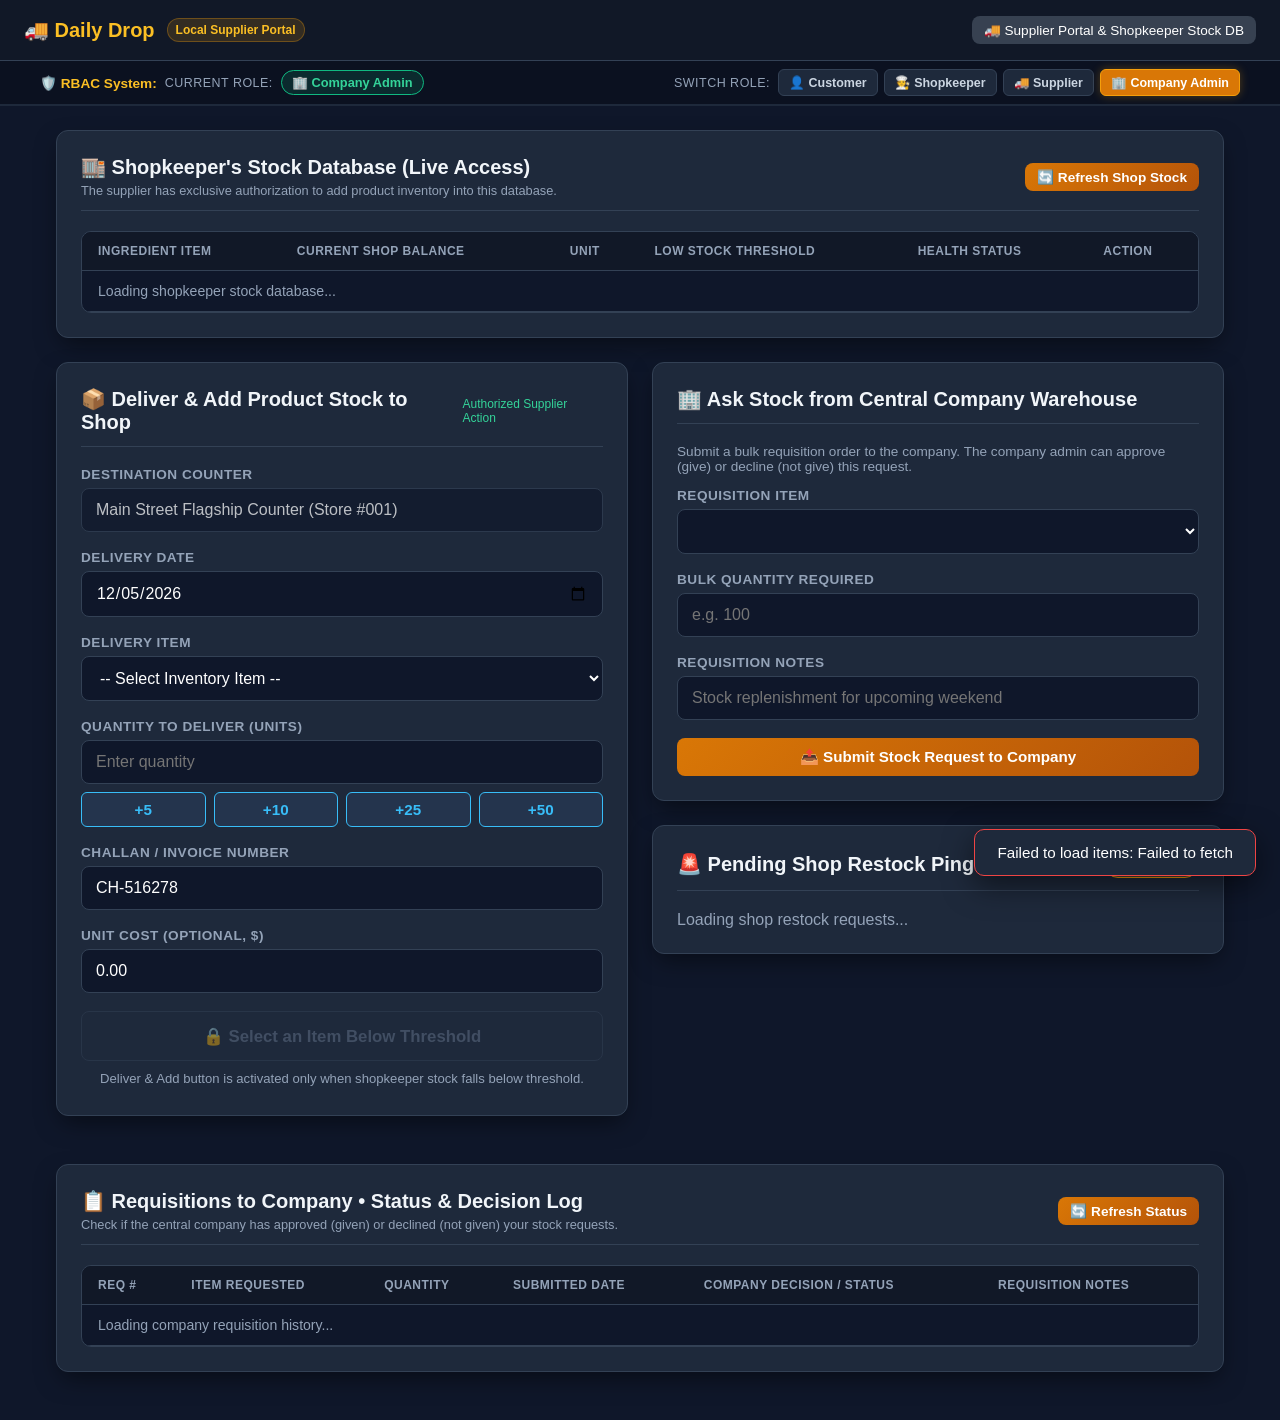
<file: frontend/supplier/index.html>
<!DOCTYPE html>
<html lang="en">
<head>
  <meta charset="UTF-8">
  <meta name="viewport" content="width=device-width, initial-scale=1.0">
  <title>Daily Drop - Local Supplier Portal</title>
  <link rel="stylesheet" href="../shared/styles.css">
  <style>
    .supplier-grid {
      display: grid;
      grid-template-columns: 1fr 1fr;
      gap: 24px;
      margin-bottom: 24px;
    }
    @media (max-width: 960px) {
      .supplier-grid {
        grid-template-columns: 1fr;
      }
    }
    .panel {
      background: var(--card-bg);
      border: 1px solid var(--card-border);
      border-radius: var(--radius);
      padding: 24px;
      box-shadow: var(--shadow);
      margin-bottom: 24px;
    }
    .panel-header {
      font-size: 1.25rem;
      font-weight: 700;
      color: #f1f5f9;
      margin-bottom: 20px;
      display: flex;
      justify-content: space-between;
      align-items: center;
      border-bottom: 1px solid var(--card-border);
      padding-bottom: 12px;
    }
    .form-group {
      margin-bottom: 18px;
    }
    label {
      display: block;
      font-size: 0.85rem;
      font-weight: 600;
      color: #94a3b8;
      margin-bottom: 6px;
      text-transform: uppercase;
      letter-spacing: 0.5px;
    }
    input, select, textarea {
      width: 100%;
      background: #0f172a;
      border: 1px solid #334155;
      color: #fff;
      font-size: 1rem;
      padding: 12px 14px;
      border-radius: 8px;
      outline: none;
      transition: border-color 0.2s;
    }
    input:focus, select:focus, textarea:focus {
      border-color: #38bdf8;
    }
    .quick-qty-row {
      display: grid;
      grid-template-columns: repeat(4, 1fr);
      gap: 8px;
      margin-top: 8px;
    }
    .quick-btn {
      background: #24344d;
      color: #38bdf8;
      border: 1px solid #38bdf8;
      padding: 8px 0;
      border-radius: 6px;
      font-weight: 700;
      font-size: 0.95rem;
      cursor: pointer;
      transition: all 0.15s;
    }
    .quick-btn:hover {
      background: #38bdf8;
      color: #0f172a;
    }
    .request-card {
      background: #111a2e;
      border: 1px solid #1e293b;
      border-left: 4px solid #f59e0b;
      border-radius: 8px;
      padding: 14px;
      margin-bottom: 12px;
      display: flex;
      justify-content: space-between;
      align-items: center;
    }
    .request-card.urgent {
      border-left-color: #ef4444;
    }
    .table-container {
      background: #0f172a;
      border: 1px solid #334155;
      border-radius: 10px;
      overflow-x: auto;
    }
    table {
      width: 100%;
      border-collapse: collapse;
      text-align: left;
    }
    th, td {
      padding: 12px 16px;
      border-bottom: 1px solid #334155;
      font-size: 0.88rem;
    }
    th {
      background: #111827;
      color: #94a3b8;
      text-transform: uppercase;
      font-size: 0.75rem;
      letter-spacing: 0.5px;
    }
    .status-badge {
      padding: 4px 8px;
      border-radius: 999px;
      font-size: 0.75rem;
      font-weight: 700;
      text-transform: uppercase;
    }
    .status-submitted { background: rgba(59, 130, 246, 0.2); color: #60a5fa; border: 1px solid #3b82f6; }
    .status-approved { background: rgba(245, 158, 11, 0.2); color: #fbbf24; border: 1px solid #f59e0b; }
    .status-dispatched { background: rgba(168, 85, 247, 0.2); color: #c084fc; border: 1px solid #a855f7; }
    .status-delivered { background: rgba(16, 185, 129, 0.2); color: #34d399; border: 1px solid #10b981; }
    .status-rejected { background: rgba(239, 68, 68, 0.2); color: #f87171; border: 1px solid #ef4444; }
  </style>
</head>
<body>

  <header>
    <div class="brand">
      <span>🚚 Daily Drop</span>
      <span class="brand-badge">Local Supplier Portal</span>
    </div>
    <div class="nav-links">
      <span class="nav-link active">🚚 Supplier Portal & Shopkeeper Stock DB</span>
    </div>
  </header>

  <div class="container">
    <!-- SECTION 1: Shopkeeper's Live Stock Database -->
    <div class="panel">
      <div class="panel-header">
        <div>
          <span>🏬 Shopkeeper's Stock Database (Live Access)</span>
          <div style="font-size: 0.8rem; color: #94a3b8; font-weight: normal; margin-top: 4px;">
            The supplier has exclusive authorization to add product inventory into this database.
          </div>
        </div>
        <button class="btn btn-primary" onclick="loadShopStock()" style="font-size: 0.85rem; padding: 6px 12px;">
          🔄 Refresh Shop Stock
        </button>
      </div>

      <div class="table-container">
        <table>
          <thead>
            <tr>
              <th>Ingredient Item</th>
              <th>Current Shop Balance</th>
              <th>Unit</th>
              <th>Low Stock Threshold</th>
              <th>Health Status</th>
              <th>Action</th>
            </tr>
          </thead>
          <tbody id="shopStockTableBody">
            <tr><td colspan="6" style="color: #94a3b8;">Loading shopkeeper stock database...</td></tr>
          </tbody>
        </table>
      </div>
    </div>

    <!-- 2 COLUMN GRID: Deliveries & Requisitions -->
    <div class="supplier-grid">
      <!-- Left Column: Deliver & Add Product Quantity to Shop -->
      <div class="panel">
        <div class="panel-header">
          <span>📦 Deliver & Add Product Stock to Shop</span>
          <span style="font-size: 0.75rem; color: #34d399; font-weight: normal;">Authorized Supplier Action</span>
        </div>

        <form id="deliveryForm" onsubmit="handleDeliverySubmit(event)">
          <div class="form-group">
            <label>Destination Counter</label>
            <input type="text" value="Main Street Flagship Counter (Store #001)" readonly style="opacity: 0.7;">
          </div>

          <div class="form-group">
            <label>Delivery Date</label>
            <input type="date" id="deliveryDate" required>
          </div>

          <div class="form-group">
            <label>Delivery Item</label>
            <select id="itemSelect" required onchange="handleItemChange()">
              <option value="">-- Select Inventory Item --</option>
            </select>
          </div>

          <div class="form-group">
            <label>Quantity to Deliver (<span id="unitLabel">units</span>)</label>
            <input type="number" id="deliveryQty" step="0.1" min="0.1" placeholder="Enter quantity" required>
            <div class="quick-qty-row">
              <button type="button" class="quick-btn" onclick="addQty(5)">+5</button>
              <button type="button" class="quick-btn" onclick="addQty(10)">+10</button>
              <button type="button" class="quick-btn" onclick="addQty(25)">+25</button>
              <button type="button" class="quick-btn" onclick="addQty(50)">+50</button>
            </div>
          </div>

          <div class="form-group">
            <label>Challan / Invoice Number</label>
            <input type="text" id="challanNumber" placeholder="e.g. CH-2026-9081" required>
          </div>

          <div class="form-group">
            <label>Unit Cost (Optional, $)</label>
            <input type="number" id="unitCost" step="0.01" value="0.00">
          </div>

          <input type="hidden" id="linkedRequestId" value="">
          <button type="submit" id="submitDeliveryBtn" class="btn" style="width: 100%; height: 50px; font-size: 1.05rem; background: #1e293b; color: #64748b; border: 1px solid #334155; opacity: 0.5; cursor: not-allowed; transition: all 0.2s;" disabled>
            🔒 Select an Item Below Threshold
          </button>
          <div id="deliveryThresholdNotice" style="margin-top: 10px; font-size: 0.82rem; text-align: center; color: #94a3b8; min-height: 20px;">
            Deliver & Add button is activated only when shopkeeper stock falls below threshold.
          </div>
        </form>
      </div>

      <!-- Right Column: Requisition from Company & Pending Shop Alerts -->
      <div>
        <!-- Requisition to Company -->
        <div class="panel">
          <div class="panel-header">
            <span>🏢 Ask Stock from Central Company Warehouse</span>
          </div>
          <div style="font-size: 0.85rem; color: #94a3b8; margin-bottom: 14px;">
            Submit a bulk requisition order to the company. The company admin can approve (give) or decline (not give) this request.
          </div>
          <form onsubmit="handleCompanyOrderSubmit(event)">
            <div class="form-group">
              <label>Requisition Item</label>
              <select id="companyItemSelect" required></select>
            </div>
            <div class="form-group">
              <label>Bulk Quantity Required</label>
              <input type="number" id="companyQty" step="1" min="1" placeholder="e.g. 100" required>
            </div>
            <div class="form-group">
              <label>Requisition Notes</label>
              <input type="text" id="companyNotes" placeholder="Stock replenishment for upcoming weekend">
            </div>
            <button type="submit" class="btn btn-primary" style="width: 100%;">
              📤 Submit Stock Request to Company
            </button>
          </form>
        </div>

        <!-- Pending Shop Restock Pings -->
        <div class="panel">
          <div class="panel-header">
            <span>🚨 Pending Shop Restock Pings</span>
            <span class="status-pill LOW_YELLOW" id="pendingCount">0 Pending</span>
          </div>
          <div id="requestsList" style="max-height: 240px; overflow-y: auto;">
            <div style="color: #94a3b8;">Loading shop restock requests...</div>
          </div>
        </div>
      </div>
    </div>

    <!-- SECTION 3: Company Requisitions Status Log (Did Company Give or Not?) -->
    <div class="panel">
      <div class="panel-header">
        <div>
          <span>📋 Requisitions to Company &bull; Status & Decision Log</span>
          <div style="font-size: 0.8rem; color: #94a3b8; font-weight: normal; margin-top: 4px;">
            Check if the central company has approved (given) or declined (not given) your stock requests.
          </div>
        </div>
        <button class="btn btn-primary" onclick="loadCompanyOrdersHistory()" style="font-size: 0.85rem; padding: 6px 12px;">
          🔄 Refresh Status
        </button>
      </div>

      <div class="table-container">
        <table>
          <thead>
            <tr>
              <th>Req #</th>
              <th>Item Requested</th>
              <th>Quantity</th>
              <th>Submitted Date</th>
              <th>Company Decision / Status</th>
              <th>Requisition Notes</th>
            </tr>
          </thead>
          <tbody id="companyRequisitionsBody">
            <tr><td colspan="6" style="color: #94a3b8;">Loading company requisition history...</td></tr>
          </tbody>
        </table>
      </div>
    </div>
  </div>

  <div id="toast"></div>

  <script src="../shared/rbac.js"></script>
  <script>
    initRBAC('supplier');

    const API_BASE = window.location.port === '8000' 
      ? '' 
      : `${window.location.protocol}//${window.location.hostname}:8000`;

    let catalogItems = [];
    let shopStockMap = {};

    function escapeHtml(str) {
      if (str === null || str === undefined) return '';
      return String(str)
        .replace(/&/g, '&amp;')
        .replace(/</g, '&lt;')
        .replace(/>/g, '&gt;')
        .replace(/"/g, '&quot;')
        .replace(/'/g, '&#039;');
    }

    function showToast(msg, isSuccess = true) {
      const toast = document.getElementById('toast');
      toast.innerText = msg;
      toast.style.borderColor = isSuccess ? '#10b981' : '#ef4444';
      toast.style.display = 'block';
      setTimeout(() => { toast.style.display = 'none'; }, 3200);
    }

    function initDeliveryDate() {
      const today = new Date().toISOString().split('T')[0];
      document.getElementById('deliveryDate').value = today;
      document.getElementById('challanNumber').value = `CH-${Date.now().toString().slice(-6)}`;
    }

    // 1. Load Shopkeeper's Live Stock Database & Control Deliver & Add Button Activation
    async function loadShopStock() {
      try {
        const res = await fetch(`${API_BASE}/api/supplier/shop-stock`);
        if (!res.ok) throw new Error('Failed to load shop stock');
        const data = await res.json();
        const tbody = document.getElementById('shopStockTableBody');

        shopStockMap = {};
        data.stock.forEach(item => {
          shopStockMap[item.inventory_item_id] = item;
        });

        tbody.innerHTML = data.stock.map(item => {
          const isBelowThreshold = item.current_quantity <= item.low_stock_threshold;
          const statusFlag = item.status_flag || (isBelowThreshold ? 'LOW_YELLOW' : 'OK_GREEN');

          return `
            <tr style="${isBelowThreshold ? 'background: rgba(239, 68, 68, 0.08);' : ''}">
              <td>
                <strong>${escapeHtml(item.name)}</strong>
                ${isBelowThreshold 
                  ? '<span style="margin-left: 6px; font-size: 0.7rem; background: #ef4444; color: #fff; padding: 2px 6px; border-radius: 4px; font-weight: 700;">BELOW THRESHOLD</span>' 
                  : '<span style="margin-left: 6px; font-size: 0.7rem; background: rgba(16, 185, 129, 0.2); color: #34d399; padding: 2px 6px; border-radius: 4px;">HEALTHY</span>'
                }
              </td>
              <td>
                <span style="font-size: 1.15rem; font-weight: 800; color: ${isBelowThreshold ? '#f87171' : '#fff'};">
                  ${item.current_quantity.toFixed(2)}
                </span>
              </td>
              <td>${escapeHtml(item.unit)}</td>
              <td style="color: #94a3b8;">&le; ${item.low_stock_threshold.toFixed(2)} ${escapeHtml(item.unit)}</td>
              <td><span class="status-pill ${statusFlag}">${statusFlag.replace('_', ' ')}</span></td>
              <td>
                ${isBelowThreshold ? `
                  <button class="btn btn-success" style="font-size: 0.78rem; padding: 6px 14px; font-weight: 700; background: #10b981; border: 1px solid #059669; cursor: pointer; box-shadow: 0 0 12px rgba(16, 185, 129, 0.45);" onclick="prefillDelivery(${item.inventory_item_id}, '${escapeHtml(item.unit)}', ${Math.max(item.low_stock_threshold * 2, 10)})">
                    ⚡ Deliver & Add
                  </button>
                ` : `
                  <button class="btn" style="font-size: 0.78rem; padding: 6px 14px; opacity: 0.4; cursor: not-allowed; background: #1e293b; color: #64748b; border: 1px solid #334155;" disabled title="Current stock (${item.current_quantity.toFixed(1)} ${item.unit}) is above threshold (${item.low_stock_threshold.toFixed(1)} ${item.unit}). Deliver & Add button is activated only when shopkeeper stock falls below threshold.">
                    🔒 Stock Healthy
                  </button>
                `}
              </td>
            </tr>
          `;
        }).join('');

        updateItemSelectOptions();
        updateDeliveryButtonState();
      } catch (err) {
        console.error(err);
      }
    }

    // Pre-fill delivery form from stock table
    function prefillDelivery(itemId, unit, suggestedQty) {
      document.getElementById('itemSelect').value = itemId;
      document.getElementById('unitLabel').innerText = unit;
      document.getElementById('deliveryQty').value = suggestedQty || 10;
      updateDeliveryButtonState();
      document.getElementById('deliveryForm').scrollIntoView({ behavior: 'smooth' });
    }

    // 2. Load Catalog Dropdowns
    async function loadCatalog() {
      try {
        const res = await fetch(`${API_BASE}/api/supplier/items`);
        const data = await res.json();
        catalogItems = data.items;
        
        const sel2 = document.getElementById('companyItemSelect');
        sel2.innerHTML = '<option value="">-- Select Inventory Item --</option>' + 
          catalogItems.map(i => `<option value="${i.id}">${escapeHtml(i.name)} (${escapeHtml(i.unit)})</option>`).join('');

        updateItemSelectOptions();
        updateDeliveryButtonState();
      } catch (err) {
        showToast('Failed to load items: ' + err.message, false);
      }
    }

    function updateItemSelectOptions() {
      const sel1 = document.getElementById('itemSelect');
      if (!sel1 || catalogItems.length === 0) return;

      const currentValue = sel1.value;
      const optionsHtml = '<option value="">-- Select Inventory Item --</option>' + 
        catalogItems.map(i => {
          const stockItem = shopStockMap[i.id];
          let statusText = '';
          let isBelow = false;
          if (stockItem) {
            isBelow = stockItem.current_quantity <= stockItem.low_stock_threshold;
            statusText = isBelow 
              ? ` ⚠️ [BELOW THRESHOLD: ${stockItem.current_quantity.toFixed(1)} / ${stockItem.low_stock_threshold.toFixed(1)} ${i.unit}]`
              : ` ✅ [HEALTHY: ${stockItem.current_quantity.toFixed(1)} / ${stockItem.low_stock_threshold.toFixed(1)} ${i.unit}]`;
          }
          return `<option value="${i.id}" data-unit="${escapeHtml(i.unit)}" data-below="${isBelow ? '1' : '0'}" ${isBelow ? 'style="color: #34d399; font-weight: bold;"' : 'style="color: #94a3b8;"'}>${escapeHtml(i.name)} (${escapeHtml(i.unit)})${statusText}</option>`;
        }).join('');
      
      sel1.innerHTML = optionsHtml;
      if (currentValue) {
        sel1.value = currentValue;
      }
    }

    function updateDeliveryButtonState() {
      const sel = document.getElementById('itemSelect');
      const submitBtn = document.getElementById('submitDeliveryBtn');
      const noticeElem = document.getElementById('deliveryThresholdNotice');
      if (!sel || !submitBtn) return;

      const itemId = parseInt(sel.value);
      if (!itemId || !shopStockMap[itemId]) {
        submitBtn.disabled = true;
        submitBtn.style.opacity = '0.5';
        submitBtn.style.cursor = 'not-allowed';
        submitBtn.style.background = '#1e293b';
        submitBtn.style.borderColor = '#334155';
        submitBtn.style.color = '#64748b';
        submitBtn.style.boxShadow = 'none';
        submitBtn.innerHTML = '🔒 Select an Item Below Threshold';
        if (noticeElem) {
          noticeElem.innerHTML = '<span style="color: #94a3b8;">Deliver & Add button is activated only when shopkeeper stock is below threshold.</span>';
        }
        return;
      }

      const item = shopStockMap[itemId];
      const isBelowThreshold = item.current_quantity <= item.low_stock_threshold;

      if (isBelowThreshold) {
        submitBtn.disabled = false;
        submitBtn.style.opacity = '1';
        submitBtn.style.cursor = 'pointer';
        submitBtn.style.background = '#10b981';
        submitBtn.style.borderColor = '#059669';
        submitBtn.style.color = '#fff';
        submitBtn.style.boxShadow = '0 0 16px rgba(16, 185, 129, 0.45)';
        submitBtn.innerHTML = `⚡ Deliver & Add ${escapeHtml(item.name)} to Shop (ACTIVATED)`;
        if (noticeElem) {
          noticeElem.innerHTML = `<span style="color: #34d399; font-weight: 700;">⚠️ Shop stock is below threshold (${item.current_quantity.toFixed(1)} &le; ${item.low_stock_threshold.toFixed(1)} ${escapeHtml(item.unit)}). Deliver & Add button is ACTIVATED!</span>`;
        }
      } else {
        submitBtn.disabled = true;
        submitBtn.style.opacity = '0.45';
        submitBtn.style.cursor = 'not-allowed';
        submitBtn.style.background = '#1e293b';
        submitBtn.style.borderColor = '#334155';
        submitBtn.style.color = '#64748b';
        submitBtn.style.boxShadow = 'none';
        submitBtn.innerHTML = '🔒 Deliver & Add Inactive (Stock Healthy)';
        if (noticeElem) {
          noticeElem.innerHTML = `<span style="color: #fbbf24; font-weight: 600;">ℹ️ Shopkeeper stock (${item.current_quantity.toFixed(1)} ${escapeHtml(item.unit)}) is currently healthy (above threshold ${item.low_stock_threshold.toFixed(1)} ${escapeHtml(item.unit)}). Deliver & Add button is disabled.</span>`;
        }
      }
    }

    function handleItemChange() {
      const sel = document.getElementById('itemSelect');
      const selected = sel.options[sel.selectedIndex];
      const unit = selected ? (selected.getAttribute('data-unit') || 'units') : 'units';
      document.getElementById('unitLabel').innerText = unit;
      updateDeliveryButtonState();
    }

    function addQty(delta) {
      const input = document.getElementById('deliveryQty');
      const current = parseFloat(input.value) || 0;
      input.value = (current + delta).toFixed(1);
    }

    // 3. Load Pending Shop Restock Requests
    async function loadRequests() {
      try {
        const res = await fetch(`${API_BASE}/api/supplier/requests`);
        const data = await res.json();
        const listElem = document.getElementById('requestsList');
        document.getElementById('pendingCount').innerText = `${data.count} Pending`;

        if (data.count === 0) {
          listElem.innerHTML = '<div style="color: #64748b; padding: 12px 0;">No pending shop restock requests. Shop is well stocked!</div>';
          return;
        }

        listElem.innerHTML = data.requests.map(r => `
          <div class="request-card ${r.current_shop_quantity <= 5 ? 'urgent' : ''}">
            <div>
              <div style="font-weight: 700; color: #fff; font-size: 0.95rem;">
                ${escapeHtml(r.item_name)} &bull; <span style="color: #fbbf24;">${r.requested_quantity} ${escapeHtml(r.unit)} requested</span>
              </div>
              <div style="font-size: 0.8rem; color: #94a3b8; margin-top: 4px;">
                Shop stock: ${r.current_shop_quantity} ${escapeHtml(r.unit)} &bull; Requested by: ${escapeHtml(r.requested_by_name || 'Counter Clerk')}
              </div>
            </div>
            <button class="btn btn-primary" style="font-size: 0.8rem; padding: 6px 12px;" onclick="fulfillRequest(${r.request_id}, ${r.inventory_item_id}, ${r.requested_quantity}, '${escapeHtml(r.unit)}')">
              Fulfill &rarr;
            </button>
          </div>
        `).join('');
      } catch (err) {
        console.error(err);
      }
    }

    function fulfillRequest(requestId, itemId, qty, unit) {
      document.getElementById('linkedRequestId').value = requestId;
      document.getElementById('itemSelect').value = itemId;
      document.getElementById('unitLabel').innerText = unit;
      document.getElementById('deliveryQty').value = qty;
      updateDeliveryButtonState();
      document.getElementById('deliveryForm').scrollIntoView({ behavior: 'smooth' });
      showToast(`Restock request #${requestId} preloaded into delivery form!`);
    }

    // 4. Handle Delivery Submit (Adds Product Quantity to Shop Stock)
    async function handleDeliverySubmit(e) {
      e.preventDefault();

      const itemId = parseInt(document.getElementById('itemSelect').value);
      if (!itemId) {
        showToast('Please select an inventory item first.', false);
        return;
      }

      // Enforce threshold check before sending delivery
      const item = shopStockMap[itemId];
      if (item && item.current_quantity > item.low_stock_threshold) {
        showToast(`Cannot deliver: Shop stock for ${item.name} (${item.current_quantity.toFixed(1)} ${item.unit}) is above threshold (${item.low_stock_threshold.toFixed(1)} ${item.unit}). Deliver & Add activates only when balance falls below threshold.`, false);
        return;
      }

      const qty = parseFloat(document.getElementById('deliveryQty').value);
      const deliveryDate = document.getElementById('deliveryDate').value;
      const challan = document.getElementById('challanNumber').value;
      const unitCost = parseFloat(document.getElementById('unitCost').value) || 0.00;
      const reqId = document.getElementById('linkedRequestId').value ? parseInt(document.getElementById('linkedRequestId').value) : null;

      try {
        const res = await fetch(`${API_BASE}/api/supplier/deliveries`, {
          method: 'POST',
          headers: { 'Content-Type': 'application/json' },
          body: JSON.stringify({
            inventory_item_id: itemId,
            quantity: qty,
            delivery_date: deliveryDate,
            challan_number: challan,
            unit_cost: unitCost,
            restock_request_id: reqId,
            supplier_user_id: 2
          })
        });

        const data = await res.json();
        if (res.ok) {
          showToast(`✅ Successfully delivered & added ${data.added_quantity} ${data.unit} to shop stock!`);
          document.getElementById('deliveryForm').reset();
          document.getElementById('linkedRequestId').value = '';
          initDeliveryDate();
          loadShopStock();
          loadRequests();
        } else {
          showToast(data.detail || 'Delivery failed', false);
        }
      } catch (err) {
        showToast('Network error: ' + err.message, false);
      }
    }

    // 5. Ask Stock from Company (Requisition)
    async function handleCompanyOrderSubmit(e) {
      e.preventDefault();

      const itemId = parseInt(document.getElementById('companyItemSelect').value);
      const qty = parseFloat(document.getElementById('companyQty').value);
      const notes = document.getElementById('companyNotes').value;

      try {
        const res = await fetch(`${API_BASE}/api/supplier/company-orders`, {
          method: 'POST',
          headers: { 'Content-Type': 'application/json' },
          body: JSON.stringify({
            supplier_user_id: 2,
            inventory_item_id: itemId,
            requested_quantity: qty,
            requisition_notes: notes
          })
        });

        const data = await res.json();
        if (res.ok) {
          showToast(`📤 Stock requisition #${data.company_order_id} submitted to Company! Awaiting company decision.`);
          document.getElementById('companyQty').value = '';
          document.getElementById('companyNotes').value = '';
          loadCompanyOrdersHistory();
        } else {
          showToast(data.detail || 'Requisition failed', false);
        }
      } catch (err) {
        showToast('Network error: ' + err.message, false);
      }
    }

    // 6. Load Supplier's Company Requisitions Status History
    async function loadCompanyOrdersHistory() {
      try {
        const res = await fetch(`${API_BASE}/api/supplier/company-orders?supplier_id=2`);
        if (!res.ok) throw new Error('Failed to load company orders');
        const data = await res.json();
        const tbody = document.getElementById('companyRequisitionsBody');

        if (!data.orders || data.orders.length === 0) {
          tbody.innerHTML = '<tr><td colspan="6" style="color: #64748b;">No stock requisitions submitted yet.</td></tr>';
          return;
        }

        tbody.innerHTML = data.orders.map(o => {
          let statusDisplay = '';
          if (o.status === 'submitted') {
            statusDisplay = '<span class="status-badge status-submitted">⏳ Submitted (Awaiting Decision)</span>';
          } else if (o.status === 'approved') {
            statusDisplay = '<span class="status-badge status-approved">✅ Approved (Company Giving Stock)</span>';
          } else if (o.status === 'dispatched') {
            statusDisplay = '<span class="status-badge status-dispatched">🚚 Dispatched by Company</span>';
          } else if (o.status === 'delivered') {
            statusDisplay = '<span class="status-badge status-delivered">📦 Received at Hub</span>';
          } else if (o.status === 'rejected') {
            statusDisplay = '<span class="status-badge status-rejected">❌ Declined (Company Did Not Give Stock)</span>';
          }

          return `
            <tr>
              <td>#${o.id}</td>
              <td><strong>${o.item_name}</strong></td>
              <td><span style="color: #38bdf8; font-weight: 700;">${o.requested_quantity} ${o.unit}</span></td>
              <td style="color: #94a3b8; font-size: 0.8rem;">${new Date(o.created_at).toLocaleString()}</td>
              <td>${statusDisplay}</td>
              <td style="color: #cbd5e1;">${o.requisition_notes || '-'}</td>
            </tr>
          `;
        }).join('');
      } catch (err) {
        console.error(err);
      }
    }

    // Initialize
    initDeliveryDate();
    loadCatalog();
    loadShopStock();
    loadRequests();
    loadCompanyOrdersHistory();

    // Auto-refresh shopkeeper stock status every 5 seconds
    setInterval(() => {
      loadShopStock();
      loadRequests();
    }, 5000);
  </script>
</body>
</html>
</file>
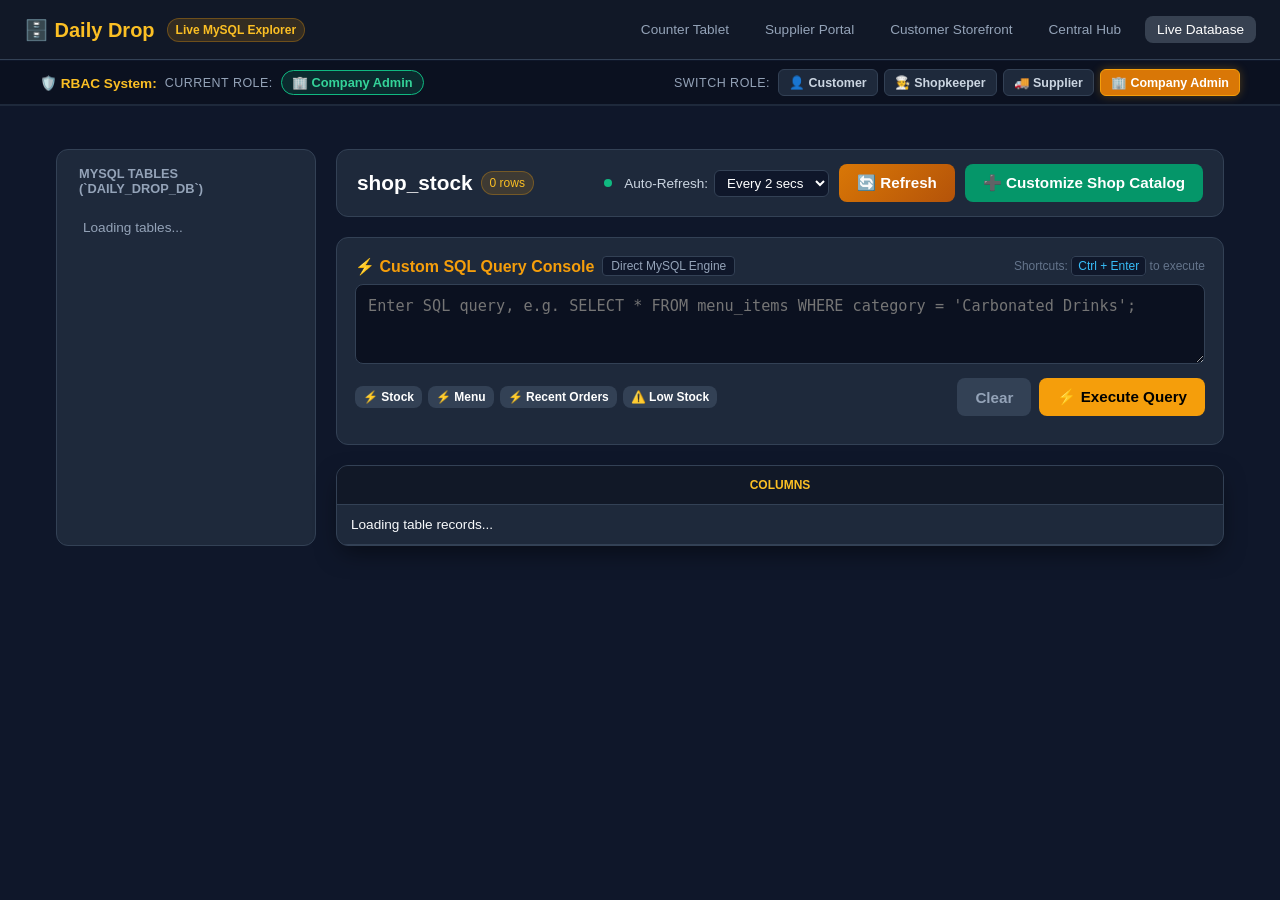
<file: frontend/db-viewer.html>
<!DOCTYPE html>
<html lang="en">
<head>
  <meta charset="UTF-8">
  <meta name="viewport" content="width=device-width, initial-scale=1.0">
  <title>Daily Drop - Live MySQL Database Explorer</title>
  <link rel="stylesheet" href="./shared/styles.css">
  <style>
    .db-layout {
      display: grid;
      grid-template-columns: 260px 1fr;
      gap: 20px;
      margin-top: 20px;
    }
    @media (max-width: 900px) {
      .db-layout {
        grid-template-columns: 1fr;
      }
    }
    .table-list {
      background: var(--card-bg);
      border: 1px solid var(--card-border);
      border-radius: var(--radius);
      padding: 16px;
      display: flex;
      flex-direction: column;
      gap: 6px;
      max-height: calc(100vh - 160px);
      overflow-y: auto;
    }
    .table-btn {
      background: transparent;
      border: 1px solid transparent;
      color: #94a3b8;
      padding: 10px 14px;
      border-radius: 8px;
      text-align: left;
      cursor: pointer;
      font-size: 0.9rem;
      font-weight: 600;
      display: flex;
      justify-content: space-between;
      align-items: center;
      transition: all 0.15s;
    }
    .table-btn:hover {
      background: #334155;
      color: #fff;
    }
    .table-btn.active {
      background: #d97706;
      color: #fff;
      border-color: #f59e0b;
    }
    .table-badge {
      background: rgba(0, 0, 0, 0.3);
      padding: 2px 8px;
      border-radius: 999px;
      font-size: 0.75rem;
    }
    .main-view {
      display: flex;
      flex-direction: column;
      gap: 20px;
    }
    .toolbar {
      background: var(--card-bg);
      border: 1px solid var(--card-border);
      border-radius: var(--radius);
      padding: 14px 20px;
      display: flex;
      justify-content: space-between;
      align-items: center;
      flex-wrap: wrap;
      gap: 12px;
    }
    .data-table-container {
      background: var(--card-bg);
      border: 1px solid var(--card-border);
      border-radius: var(--radius);
      overflow-x: auto;
      max-height: 520px;
      box-shadow: var(--shadow);
    }
    table {
      width: 100%;
      border-collapse: collapse;
      font-size: 0.85rem;
      font-family: monospace;
    }
    th, td {
      padding: 12px 14px;
      border-bottom: 1px solid #334155;
      white-space: nowrap;
    }
    th {
      background: #111827;
      color: #fbbf24;
      text-transform: uppercase;
      font-size: 0.75rem;
      position: sticky;
      top: 0;
      z-index: 2;
    }
    tr:hover {
      background: rgba(255, 255, 255, 0.03);
    }
    .query-box {
      background: var(--card-bg);
      border: 1px solid var(--card-border);
      border-radius: var(--radius);
      padding: 18px;
    }
    textarea {
      width: 100%;
      background: #0b1120;
      border: 1px solid #334155;
      color: #38bdf8;
      font-family: monospace;
      padding: 12px;
      border-radius: 8px;
      font-size: 0.95rem;
      resize: vertical;
      min-height: 80px;
    }
    .pulse-dot {
      display: inline-block;
      width: 8px;
      height: 8px;
      border-radius: 50%;
      background: #10b981;
      margin-right: 6px;
      animation: pulse 1.5s infinite;
    }
    @keyframes pulse {
      0% { opacity: 1; transform: scale(1); }
      50% { opacity: 0.4; transform: scale(1.3); }
      100% { opacity: 1; transform: scale(1); }
    }
    .modal {
      display: none;
      position: fixed;
      top: 0; left: 0; right: 0; bottom: 0;
      background: rgba(0,0,0,0.7);
      z-index: 999;
      align-items: center;
      justify-content: center;
    }
    .modal-content {
      background: #1e293b;
      border: 1px solid #475569;
      border-radius: 16px;
      padding: 24px;
      max-width: 500px;
      width: 90%;
    }
  </style>
</head>
<body>

  <header>
    <div class="brand">
      <span>🗄️ Daily Drop</span>
      <span class="brand-badge">Live MySQL Explorer</span>
    </div>
    <div class="nav-links">
      <a href="./counter/index.html" class="nav-link">Counter Tablet</a>
      <a href="./supplier/index.html" class="nav-link">Supplier Portal</a>
      <a href="./customer/index.html" class="nav-link">Customer Storefront</a>
      <a href="./index.html" class="nav-link">Central Hub</a>
      <a href="./db-viewer.html" class="nav-link active">Live Database</a>
    </div>
  </header>

  <div class="container">
    <div class="db-layout">
      <!-- Tables List -->
      <div class="table-list">
        <div style="font-size: 0.8rem; font-weight: 700; color: #94a3b8; text-transform: uppercase; margin-bottom: 8px; padding-left: 6px;">
          MySQL Tables (`daily_drop_db`)
        </div>
        <div id="tableButtons">
          <div style="color: #94a3b8; font-size: 0.85rem; padding: 10px;">Loading tables...</div>
        </div>
      </div>

      <!-- Main Table View -->
      <div class="main-view">
        <div class="toolbar">
          <div style="display: flex; align-items: center; gap: 8px; flex-wrap: wrap;">
            <span style="font-size: 1.3rem; font-weight: 800; color: #fff;" id="currentTableName">shop_stock</span>
            <span class="brand-badge" id="rowCountBadge">0 rows</span>
            <button class="btn" id="resetTableBtn" style="display: none; padding: 4px 12px; font-size: 0.8rem; background: #2563eb; color: #fff;" onclick="resetToFullTable()">
              ✖️ Clear Query & View Full Table
            </button>
          </div>

          <div style="display: flex; gap: 10px; align-items: center;">
            <label style="display: flex; align-items: center; gap: 6px; font-size: 0.85rem; color: #cbd5e1; cursor: pointer;">
              <span class="pulse-dot" id="pulseDot"></span>
              Auto-Refresh:
              <select id="refreshInterval" onchange="changeInterval()" style="background: #0f172a; color: #fff; padding: 4px 8px; border-radius: 6px; border: 1px solid #334155;">
                <option value="1000">Every 1 sec</option>
                <option value="2000" selected>Every 2 secs</option>
                <option value="5000">Every 5 secs</option>
                <option value="0">Manual only</option>
              </select>
            </label>

            <button class="btn btn-primary" onclick="refreshCurrentTable()">
              🔄 Refresh
            </button>

            <button class="btn btn-success" onclick="openCatalogModal()">
              ➕ Customize Shop Catalog
            </button>
          </div>
        </div>

        <!-- Custom SQL Query Box (Above Table for Immediate Visibility) -->
        <div class="query-box">
          <div style="display: flex; justify-content: space-between; align-items: center; margin-bottom: 8px;">
            <div style="display: flex; align-items: center; gap: 8px;">
              <span style="font-weight: 800; color: #f59e0b; font-size: 1rem;">⚡ Custom SQL Query Console</span>
              <span style="font-size: 0.75rem; color: #94a3b8; background: #0f172a; padding: 2px 8px; border-radius: 4px; border: 1px solid #334155;">Direct MySQL Engine</span>
            </div>
            <span style="font-size: 0.75rem; color: #64748b;">Shortcuts: <kbd style="background: #0f172a; padding: 2px 6px; border-radius: 4px; border: 1px solid #334155; color: #38bdf8;">Ctrl + Enter</kbd> to execute</span>
          </div>

          <textarea id="sqlInput" placeholder="Enter SQL query, e.g. SELECT * FROM menu_items WHERE category = 'Carbonated Drinks';"></textarea>

          <div style="display: flex; justify-content: space-between; align-items: center; gap: 10px; margin-top: 10px; flex-wrap: wrap;">
            <div style="display: flex; gap: 6px; flex-wrap: wrap;">
              <button class="btn" style="font-size: 0.75rem; padding: 4px 8px;" onclick="setAndRunQuery('SELECT * FROM shop_stock;')">⚡ Stock</button>
              <button class="btn" style="font-size: 0.75rem; padding: 4px 8px;" onclick="setAndRunQuery('SELECT id, name, category, price, is_active FROM menu_items;')">⚡ Menu</button>
              <button class="btn" style="font-size: 0.75rem; padding: 4px 8px;" onclick="setAndRunQuery('SELECT o.id, o.pickup_token, o.total_amount, oi.menu_item_id, oi.quantity, o.created_at FROM orders o JOIN order_items oi ON o.id = oi.order_id ORDER BY o.id DESC LIMIT 10;')">⚡ Recent Orders</button>
              <button class="btn" style="font-size: 0.75rem; padding: 4px 8px;" onclick="setAndRunQuery('SELECT s.id, i.name, s.current_quantity, i.unit, i.low_stock_threshold FROM shop_stock s JOIN inventory_items i ON s.inventory_item_id = i.id WHERE s.current_quantity <= i.low_stock_threshold;')">⚠️ Low Stock</button>
            </div>
            <div style="display: flex; gap: 8px;">
              <button class="btn" onclick="clearQueryInput()" style="background: #334155; color: #94a3b8;">Clear</button>
              <button class="btn btn-primary" onclick="executeCustomSql()" style="font-weight: 700; background: #f59e0b; color: #000;">
                ⚡ Execute Query
              </button>
            </div>
          </div>
          <div id="queryResult" style="margin-top: 10px; font-size: 0.85rem; font-family: monospace;"></div>
        </div>

        <!-- Data Table Output (Displays Strictly Related Records) -->
        <div class="data-table-container">
          <table id="dataTable">
            <thead>
              <tr id="tableHeaders">
                <th>Columns</th>
              </tr>
            </thead>
            <tbody id="tableBody">
              <tr><td>Loading table records...</td></tr>
            </tbody>
          </table>
        </div>
      </div>
    </div>
  </div>

  <!-- Custom Catalog Modal -->
  <div class="modal" id="catalogModal">
    <div class="modal-content">
      <div style="display: flex; justify-content: space-between; align-items: center; margin-bottom: 16px;">
        <h3 style="color: #fff;">➕ Add New Custom Drink</h3>
        <button onclick="closeCatalogModal()" style="background: none; border: none; color: #94a3b8; font-size: 1.5rem; cursor: pointer;">&times;</button>
      </div>

      <form onsubmit="handleCustomDrinkSubmit(event)">
        <div style="margin-bottom: 12px;">
          <label style="display: block; font-size: 0.8rem; color: #94a3b8; margin-bottom: 4px;">Drink Name</label>
          <input type="text" id="newDrinkName" placeholder="e.g. Vanilla Cold Foam Matcha" required style="width: 100%; padding: 8px; background: #0f172a; border: 1px solid #334155; color: #fff; border-radius: 6px;">
        </div>

        <div style="margin-bottom: 12px;">
          <label style="display: block; font-size: 0.8rem; color: #94a3b8; margin-bottom: 4px;">Category</label>
          <select id="newDrinkCategory" style="width: 100%; padding: 8px; background: #0f172a; border: 1px solid #334155; color: #fff; border-radius: 6px;">
            <option value="Coffee">Coffee</option>
            <option value="Tea">Tea</option>
            <option value="Specialty">Specialty</option>
            <option value="Secret Drop">Secret Drop</option>
          </select>
        </div>

        <div style="margin-bottom: 12px;">
          <label style="display: block; font-size: 0.8rem; color: #94a3b8; margin-bottom: 4px;">Price ($)</label>
          <input type="number" step="0.25" id="newDrinkPrice" value="5.50" required style="width: 100%; padding: 8px; background: #0f172a; border: 1px solid #334155; color: #fff; border-radius: 6px;">
        </div>

        <div style="margin-bottom: 12px;">
          <label style="display: block; font-size: 0.8rem; color: #94a3b8; margin-bottom: 4px;">Emoji Icon</label>
          <input type="text" id="newDrinkIcon" value="🍵" style="width: 100%; padding: 8px; background: #0f172a; border: 1px solid #334155; color: #fff; border-radius: 6px;">
        </div>

        <div style="margin-bottom: 16px;">
          <label style="display: block; font-size: 0.8rem; color: #94a3b8; margin-bottom: 4px;">Description</label>
          <input type="text" id="newDrinkDesc" placeholder="Freshly crafted in-house daily" style="width: 100%; padding: 8px; background: #0f172a; border: 1px solid #334155; color: #fff; border-radius: 6px;">
        </div>

        <button type="submit" class="btn btn-primary" style="width: 100%;">
          Save Drink Directly to MySQL
        </button>
      </form>
    </div>
  </div>

  <!-- Edit Table Row Modal (Direct Company Database Editing) -->
  <div class="modal" id="editRowModal">
    <div class="modal-content" style="max-width: 580px;">
      <div style="display: flex; justify-content: space-between; align-items: center; margin-bottom: 16px;">
        <div>
          <h3 style="color: #fff; margin: 0; font-size: 1.25rem;">✏️ Edit Database Record</h3>
          <div style="font-size: 0.8rem; color: #94a3b8; margin-top: 2px;" id="editRowSubtitle">
            Table: shop_stock &bull; ID #1
          </div>
        </div>
        <button onclick="closeEditRowModal()" style="background: none; border: none; color: #94a3b8; font-size: 1.5rem; cursor: pointer;">&times;</button>
      </div>

      <form id="editRowForm" onsubmit="handleEditRowSubmit(event)">
        <div id="editRowFieldsContainer" style="display: flex; flex-direction: column; gap: 12px; max-height: 55vh; overflow-y: auto; padding-right: 6px;">
          <!-- Dynamically generated column input controls -->
        </div>

        <div style="display: flex; justify-content: flex-end; gap: 10px; margin-top: 20px; border-top: 1px solid #334155; padding-top: 14px;">
          <button type="button" class="btn" onclick="closeEditRowModal()" style="background: #334155; color: #94a3b8;">Cancel</button>
          <button type="submit" class="btn btn-success" style="background: #10b981; font-weight: 700; color: #fff;">
            💾 Save Changes to MySQL
          </button>
        </div>
      </form>
    </div>
  </div>

  <div id="toast"></div>

  <script>
    const API_BASE = window.location.port === '8000' 
      ? '' 
      : `${window.location.protocol}//${window.location.hostname}:8000`;

    let selectedTable = 'shop_stock';
    let autoRefreshTimer = null;
    let isCustomQueryMode = false;
    let lastCustomQuery = '';
    let currentTableRows = [];
    let currentTableColumns = [];

    function escapeHtml(str) {
      if (str === null || str === undefined) return '';
      return String(str)
        .replace(/&/g, '&amp;')
        .replace(/</g, '&lt;')
        .replace(/>/g, '&gt;')
        .replace(/"/g, '&quot;')
        .replace(/'/g, '&#039;');
    }

    function showToast(msg, isSuccess = true) {
      const toast = document.getElementById('toast');
      toast.innerText = msg;
      toast.style.borderColor = isSuccess ? '#10b981' : '#ef4444';
      toast.style.display = 'block';
      setTimeout(() => { toast.style.display = 'none'; }, 2800);
    }

    async function loadTableList() {
      try {
        const res = await fetch(`${API_BASE}/api/db/tables`);
        const data = await res.json();
        const container = document.getElementById('tableButtons');
        container.innerHTML = data.tables.map(t => `
          <button class="table-btn ${(!isCustomQueryMode && t.table_name === selectedTable) ? 'active' : ''}" onclick="selectTable('${t.table_name}')">
            <span>${t.table_name}</span>
            <span class="table-badge">${t.exact_rows}</span>
          </button>
        `).join('');
      } catch (err) {
        console.error(err);
      }
    }

    function resetToFullTable() {
      isCustomQueryMode = false;
      lastCustomQuery = '';
      document.getElementById('resetTableBtn').style.display = 'none';
      document.getElementById('currentTableName').innerText = selectedTable;
      document.getElementById('queryResult').innerText = '';
      document.getElementById('sqlInput').value = `SELECT * FROM ${selectedTable};`;
      loadTableList();
      refreshCurrentTable();
      showToast(`Showing full table: ${selectedTable}`);
    }

    async function selectTable(tableName) {
      isCustomQueryMode = false;
      lastCustomQuery = '';
      selectedTable = tableName;
      document.getElementById('resetTableBtn').style.display = 'none';
      document.getElementById('currentTableName').innerText = tableName;
      document.getElementById('queryResult').innerText = '';
      document.getElementById('sqlInput').value = `SELECT * FROM ${tableName};`;
      loadTableList();
      refreshCurrentTable();
    }

    async function refreshCurrentTable() {
      // If custom query is active, refresh the exact custom query, not the default table
      if (isCustomQueryMode && lastCustomQuery) {
        await executeCustomSql(lastCustomQuery, true);
        return;
      }

      try {
        const res = await fetch(`${API_BASE}/api/db/table/${selectedTable}?limit=100`);
        const data = await res.json();

        document.getElementById('rowCountBadge').innerText = `${data.total_rows} live rows`;
        document.getElementById('currentTableName').innerText = selectedTable;
        document.getElementById('resetTableBtn').style.display = 'none';

        currentTableRows = data.rows || [];
        currentTableColumns = data.columns || [];

        // Render headers with Action column for editing
        const thead = document.getElementById('tableHeaders');
        if (data.columns && data.columns.length > 0) {
          thead.innerHTML = data.columns.map(c => `<th>${escapeHtml(c.COLUMN_NAME)}</th>`).join('') + `<th>Action</th>`;
        }

        // Render rows
        const tbody = document.getElementById('tableBody');
        if (!data.rows || data.rows.length === 0) {
          tbody.innerHTML = `<tr><td colspan="${(data.columns ? data.columns.length : 1) + 1}" style="text-align: center; color: #64748b; padding: 24px;">Table is currently empty.</td></tr>`;
          return;
        }

        tbody.innerHTML = data.rows.map((row, idx) => {
          return `<tr>` + data.columns.map(c => {
            let val = row[c.COLUMN_NAME];
            if (val === null || val === undefined) {
              val = '<span style="color: #64748b; font-style: italic;">NULL</span>';
            } else {
              val = escapeHtml(String(val));
              if (c.COLUMN_NAME === 'current_quantity') {
                val = `<strong style="color: #34d399;">${val}</strong>`;
              }
            }
            return `<td>${val}</td>`;
          }).join('') + `
            <td style="white-space: nowrap;">
              <button class="btn btn-primary" style="font-size: 0.72rem; padding: 3px 8px; background: #2563eb;" onclick="openEditRowModal(${idx})">
                ✏️ Edit
              </button>
            </td>
          </tr>`;
        }).join('');

      } catch (err) {
        console.error(err);
      }
    }

    function openEditRowModal(idx) {
      const row = currentTableRows[idx];
      if (!row) return;

      const pkColObj = currentTableColumns.find(c => c.COLUMN_KEY === 'PRI');
      const pkCol = pkColObj ? pkColObj.COLUMN_NAME : (currentTableColumns.find(c => c.COLUMN_NAME === 'id') ? 'id' : currentTableColumns[0].COLUMN_NAME);
      const pkVal = row[pkCol];

      document.getElementById('editRowSubtitle').innerHTML = `Table: <strong style="color: #38bdf8;">${selectedTable}</strong> &bull; Primary Key (<strong style="color: #fbbf24;">${pkCol}</strong>): <strong>${pkVal}</strong>`;

      const container = document.getElementById('editRowFieldsContainer');
      container.innerHTML = currentTableColumns.map(c => {
        const colName = c.COLUMN_NAME;
        const val = row[colName] !== null && row[colName] !== undefined ? row[colName] : '';
        const isPk = (colName === pkCol);
        const isReadonly = isPk || colName === 'created_at' || colName === 'updated_at';

        return `
          <div style="background: #0f172a; padding: 10px 12px; border-radius: 8px; border: 1px solid #1e293b;">
            <div style="display: flex; justify-content: space-between; align-items: center; margin-bottom: 4px;">
              <label style="font-size: 0.75rem; color: #94a3b8; margin-bottom: 0; text-transform: uppercase;">
                ${escapeHtml(colName)} ${isPk ? '<span style="color: #fbbf24; font-size: 0.7rem;">(PRIMARY KEY)</span>' : ''}
              </label>
              <span style="font-size: 0.7rem; color: #64748b;">${escapeHtml(c.COLUMN_TYPE || '')}</span>
            </div>
            <input type="text" 
                   data-column="${escapeHtml(colName)}" 
                   value="${escapeHtml(String(val))}" 
                   ${isReadonly ? 'readonly style="background: #1e293b; color: #94a3b8; cursor: not-allowed; border-color: #334155;"' : 'style="background: #0b1120; color: #fff; border-color: #38bdf8;"'}
            >
          </div>
        `;
      }).join('');

      const modal = document.getElementById('editRowModal');
      modal.dataset.pkCol = pkCol;
      modal.dataset.pkVal = pkVal;
      modal.style.display = 'flex';
    }

    function closeEditRowModal() {
      document.getElementById('editRowModal').style.display = 'none';
    }

    async function handleEditRowSubmit(e) {
      e.preventDefault();
      const modal = document.getElementById('editRowModal');
      const pkCol = modal.dataset.pkCol;
      const pkVal = modal.dataset.pkVal;
      if (!pkCol || !pkVal) return;

      const inputs = document.querySelectorAll('#editRowFieldsContainer input[data-column]');
      const updatedFields = {};

      inputs.forEach(input => {
        const col = input.getAttribute('data-column');
        if (col !== pkCol && col !== 'created_at' && col !== 'updated_at') {
          let val = input.value;
          if (val === '' && input.placeholder === 'NULL') {
            val = null;
          }
          updatedFields[col] = val;
        }
      });

      try {
        const res = await fetch(`${API_BASE}/api/db/update-row`, {
          method: 'POST',
          headers: { 'Content-Type': 'application/json' },
          body: JSON.stringify({
            table_name: selectedTable,
            primary_key_column: pkCol,
            primary_key_value: pkVal,
            updated_fields: updatedFields
          })
        });
        const data = await res.json();
        if (res.ok) {
          showToast(`✅ Record #${pkVal} in '${selectedTable}' updated in MySQL!`);
          closeEditRowModal();
          refreshCurrentTable();
          loadTableList();
        } else {
          showToast(data.detail || 'Failed to update record', false);
        }
      } catch (err) {
        showToast('Network error: ' + err.message, false);
      }
    }

    function setQuery(sql) {
      document.getElementById('sqlInput').value = sql;
    }

    function setAndRunQuery(sql) {
      document.getElementById('sqlInput').value = sql;
      executeCustomSql(sql, false);
    }

    function clearQueryInput() {
      document.getElementById('sqlInput').value = '';
      document.getElementById('queryResult').innerText = '';
      if (isCustomQueryMode) {
        resetToFullTable();
      }
    }

    async function executeCustomSql(queryToRun = null, silent = false) {
      const sql = (queryToRun !== null ? queryToRun : document.getElementById('sqlInput').value).trim();
      if (!sql) {
        if (!silent) showToast('Please enter an SQL query to execute.', false);
        return;
      }

      const resDiv = document.getElementById('queryResult');
      const thead = document.getElementById('tableHeaders');
      const tbody = document.getElementById('tableBody');

      try {
        const res = await fetch(`${API_BASE}/api/db/query`, {
          method: 'POST',
          headers: { 'Content-Type': 'application/json' },
          body: JSON.stringify({ query: sql })
        });
        const data = await res.json();

        if (res.ok) {
          if (data.type === 'SELECT') {
            isCustomQueryMode = true;
            lastCustomQuery = sql;

            document.getElementById('resetTableBtn').style.display = 'inline-flex';
            document.getElementById('currentTableName').innerHTML = `<span>⚡ Query Result:</span> <code style="font-size: 0.85rem; color: #38bdf8; background: #0f172a; padding: 2px 8px; border-radius: 4px; border: 1px solid #334155;">${escapeHtml(sql)}</code>`;
            document.getElementById('rowCountBadge').innerText = `${data.affected_rows} rows returned`;

            // Un-highlight sidebar table buttons
            document.querySelectorAll('.table-btn').forEach(b => b.classList.remove('active'));

            resDiv.innerHTML = `<span style="color: #34d399; font-weight: 700;">✅ Query executed: Returned ${data.affected_rows} strictly matching rows.</span>`;
            if (!silent) showToast(`Returned ${data.affected_rows} matching records`);

            // 1. Render STRICTLY the columns returned by the query
            if (data.columns && data.columns.length > 0) {
              thead.innerHTML = data.columns.map(c => `<th>${escapeHtml(c)}</th>`).join('');
            } else {
              thead.innerHTML = `<th>Results</th>`;
            }

            // 2. Render STRICTLY the rows returned by the query
            const rowsToRender = data.raw_rows || data.rows || [];
            if (rowsToRender.length === 0) {
              const colSpan = data.columns ? Math.max(data.columns.length, 1) : 1;
              tbody.innerHTML = `<tr><td colspan="${colSpan}" style="text-align: center; color: #f59e0b; padding: 28px; font-size: 0.95rem;">
                🔍 <strong>No matching records found</strong> for this query.<br>
                <code style="font-size: 0.8rem; color: #94a3b8; display: inline-block; margin-top: 6px;">${escapeHtml(sql)}</code>
              </td></tr>`;
            } else {
              tbody.innerHTML = rowsToRender.map(row => {
                // Support both indexed array (raw_rows) and dict (rows)
                let cellsHtml = '';
                if (Array.isArray(row)) {
                  cellsHtml = row.map(val => {
                    if (val === null || val === undefined) {
                      return `<td style="color: #64748b; font-style: italic;">NULL</td>`;
                    }
                    return `<td>${escapeHtml(String(val))}</td>`;
                  }).join('');
                } else {
                  cellsHtml = data.columns.map(c => {
                    let val = row[c];
                    if (val === null || val === undefined) {
                      return `<td style="color: #64748b; font-style: italic;">NULL</td>`;
                    }
                    return `<td>${escapeHtml(String(val))}</td>`;
                  }).join('');
                }
                return `<tr>${cellsHtml}</tr>`;
              }).join('');
            }

            if (!silent) {
              document.querySelector('.data-table-container').scrollIntoView({ behavior: 'smooth', block: 'nearest' });
            }
          } else {
            // Mutation query (INSERT, UPDATE, DELETE)
            resDiv.innerHTML = `<span style="color: #34d399; font-weight: 700;">✅ Mutation executed: ${data.affected_rows} row(s) affected. (Last ID: ${data.last_insert_id || 'N/A'})</span>`;
            if (!silent) showToast(`Mutation successful (${data.affected_rows} rows affected)`);
            loadTableList();
          }
        } else {
          // SQL execution error
          const errDetail = data.detail || 'Execution error';
          resDiv.innerHTML = `<span style="color: #ef4444; font-weight: 700;">❌ Query Error: ${escapeHtml(errDetail)}</span>`;
          if (!silent) {
            showToast('Query error: ' + errDetail, false);
            thead.innerHTML = `<th>Error</th>`;
            tbody.innerHTML = `<tr><td style="color: #ef4444; padding: 24px; text-align: center;">
              ⚠️ <strong>MySQL Execution Error:</strong> ${escapeHtml(errDetail)}<br>
              <code style="font-size: 0.8rem; color: #94a3b8; display: inline-block; margin-top: 6px;">${escapeHtml(sql)}</code>
            </td></tr>`;
            document.getElementById('rowCountBadge').innerText = `Error`;
          }
        }
      } catch (err) {
        resDiv.innerHTML = `<span style="color: #ef4444; font-weight: 700;">❌ Network Error: ${escapeHtml(err.message)}</span>`;
        if (!silent) showToast('Network error: ' + err.message, false);
      }
    }

    // Keyboard shortcut for executing query: Ctrl+Enter or Cmd+Enter
    document.addEventListener('DOMContentLoaded', () => {
      const sqlTextarea = document.getElementById('sqlInput');
      if (sqlTextarea) {
        sqlTextarea.addEventListener('keydown', (e) => {
          if ((e.ctrlKey || e.metaKey) && e.key === 'Enter') {
            e.preventDefault();
            executeCustomSql();
          }
        });
      }
    });

    function changeInterval() {
      const ms = parseInt(document.getElementById('refreshInterval').value);
      if (autoRefreshTimer) clearInterval(autoRefreshTimer);
      const dot = document.getElementById('pulseDot');

      if (ms > 0) {
        dot.style.display = 'inline-block';
        autoRefreshTimer = setInterval(() => {
          refreshCurrentTable();
          loadTableList();
        }, ms);
      } else {
        dot.style.display = 'none';
      }
    }

    function openCatalogModal() {
      document.getElementById('catalogModal').style.display = 'flex';
    }
    function closeCatalogModal() {
      document.getElementById('catalogModal').style.display = 'none';
    }

    async function handleCustomDrinkSubmit(e) {
      e.preventDefault();
      const payload = {
        name: document.getElementById('newDrinkName').value,
        category: document.getElementById('newDrinkCategory').value,
        price: parseFloat(document.getElementById('newDrinkPrice').value),
        image_url: document.getElementById('newDrinkIcon').value,
        description: document.getElementById('newDrinkDesc').value
      };

      try {
        const res = await fetch(`${API_BASE}/api/catalog/menu-item`, {
          method: 'POST',
          headers: { 'Content-Type': 'application/json' },
          body: JSON.stringify(payload)
        });
        const data = await res.json();
        if (res.ok) {
          showToast(`✅ ${data.message}`);
          closeCatalogModal();
          selectTable('menu_items');
        } else {
          showToast(data.detail || 'Failed to add drink', false);
        }
      } catch (err) {
        showToast('Network error: ' + err.message, false);
      }
    }

    // Initialize
    loadTableList();
    refreshCurrentTable();
    changeInterval();
  </script>
  <script src="./shared/rbac.js"></script>
  <script>
    initRBAC('company');
  </script>
</body>
</html>
</file>
<file: frontend/shared/styles.css>
:root {
  --primary: #d97706;
  --primary-hover: #b45309;
  --bg: #0f172a;
  --card-bg: #1e293b;
  --card-border: #334155;
  --text: #f8fafc;
  --text-muted: #94a3b8;
  --green: #10b981;
  --green-bg: rgba(16, 185, 129, 0.2);
  --yellow: #f59e0b;
  --yellow-bg: rgba(245, 158, 11, 0.2);
  --red: #ef4444;
  --red-bg: rgba(239, 68, 68, 0.2);
  --radius: 12px;
  --shadow: 0 10px 25px -5px rgba(0, 0, 0, 0.5);
}

* {
  box-sizing: border-box;
  margin: 0;
  padding: 0;
  font-family: -apple-system, BlinkMacSystemFont, "Segoe UI", Roboto, Helvetica, Arial, sans-serif;
  -webkit-tap-highlight-color: transparent;
}

body {
  background-color: var(--bg);
  color: var(--text);
  min-height: 100vh;
  display: flex;
  flex-direction: column;
}

header {
  background: #111827;
  border-bottom: 1px solid var(--card-border);
  padding: 16px 24px;
  display: flex;
  align-items: center;
  justify-content: space-between;
  position: sticky;
  top: 0;
  z-index: 50;
}

.brand {
  display: flex;
  align-items: center;
  gap: 12px;
  font-size: 1.25rem;
  font-weight: 700;
  color: #fbbf24;
}

.brand-badge {
  font-size: 0.75rem;
  background: rgba(245, 158, 11, 0.15);
  color: #fbbf24;
  padding: 4px 8px;
  border-radius: 999px;
  border: 1px solid rgba(245, 158, 11, 0.3);
}

.nav-links {
  display: flex;
  gap: 12px;
}

.nav-link {
  color: var(--text-muted);
  text-decoration: none;
  font-size: 0.85rem;
  font-weight: 500;
  padding: 6px 12px;
  border-radius: 8px;
  transition: all 0.2s;
}

.nav-link:hover, .nav-link.active {
  color: #fff;
  background: #374151;
}

.container {
  max-width: 1200px;
  margin: 0 auto;
  padding: 24px 16px;
  width: 100%;
  flex: 1;
}

/* Status Pills */
.status-pill {
  display: inline-flex;
  align-items: center;
  gap: 6px;
  padding: 6px 12px;
  border-radius: 999px;
  font-size: 0.75rem;
  font-weight: 700;
  letter-spacing: 0.5px;
  text-transform: uppercase;
}

.status-pill.OK_GREEN {
  background: var(--green-bg);
  color: #34d399;
  border: 1px solid var(--green);
}

.status-pill.LOW_YELLOW {
  background: var(--yellow-bg);
  color: #fbbf24;
  border: 1px solid var(--yellow);
}

.status-pill.CRITICAL_RED {
  background: var(--red-bg);
  color: #f87171;
  border: 1px solid var(--red);
  animation: pulse-red 2s infinite;
}

@keyframes pulse-red {
  0% { box-shadow: 0 0 0 0 rgba(239, 68, 68, 0.5); }
  70% { box-shadow: 0 0 0 8px rgba(239, 68, 68, 0); }
  100% { box-shadow: 0 0 0 0 rgba(239, 68, 68, 0); }
}

/* Buttons */
.btn {
  background: #334155;
  color: #fff;
  border: none;
  padding: 10px 18px;
  font-size: 0.95rem;
  font-weight: 600;
  border-radius: 8px;
  cursor: pointer;
  transition: all 0.15s ease-in-out;
  display: inline-flex;
  align-items: center;
  justify-content: center;
  gap: 8px;
}

.btn:active {
  transform: scale(0.97);
}

.btn-primary {
  background: linear-gradient(135deg, #d97706, #b45309);
  color: white;
}
.btn-primary:hover {
  background: linear-gradient(135deg, #b45309, #92400e);
}

.btn-success {
  background: #059669;
}
.btn-success:hover {
  background: #047857;
}

.btn-danger {
  background: #dc2626;
}
.btn-danger:hover {
  background: #b91c1c;
}

/* Toast Notifications */
#toast {
  position: fixed;
  bottom: 24px;
  right: 24px;
  background: #1e293b;
  border: 1px solid #475569;
  color: white;
  padding: 14px 22px;
  border-radius: 10px;
  box-shadow: 0 10px 30px rgba(0,0,0,0.5);
  font-size: 0.95rem;
  font-weight: 500;
  display: none;
  z-index: 9999;
  animation: slideUp 0.3s ease;
}

@keyframes slideUp {
  from { transform: translateY(100%); opacity: 0; }
  to { transform: translateY(0); opacity: 1; }
}

/* =============================================================================
   RBAC Banner & Controls
   ============================================================================= */
.rbac-banner {
  background: #0b1120;
  border-bottom: 2px solid #1e293b;
  padding: 8px 16px;
  position: sticky;
  top: 61px;
  z-index: 40;
}

.rbac-container {
  max-width: 1200px;
  margin: 0 auto;
  display: flex;
  justify-content: space-between;
  align-items: center;
  flex-wrap: wrap;
  gap: 10px;
}

.rbac-left, .rbac-right {
  display: flex;
  align-items: center;
  gap: 8px;
}

.rbac-shield {
  font-weight: 700;
  color: #fbbf24;
  font-size: 0.85rem;
}

.rbac-current-label, .rbac-switch-label {
  font-size: 0.78rem;
  color: #94a3b8;
  text-transform: uppercase;
  letter-spacing: 0.5px;
}

.rbac-role-pill {
  font-size: 0.8rem;
  font-weight: 700;
  padding: 4px 10px;
  border-radius: 999px;
  border: 1px solid #334155;
  background: #1e293b;
  color: #f8fafc;
}

.active-role-customer { border-color: #3b82f6; background: rgba(59, 130, 246, 0.15); color: #60a5fa; }
.active-role-shopkeeper { border-color: #f59e0b; background: rgba(245, 158, 11, 0.15); color: #fbbf24; }
.active-role-supplier { border-color: #38bdf8; background: rgba(56, 189, 248, 0.15); color: #38bdf8; }
.active-role-company { border-color: #10b981; background: rgba(16, 185, 129, 0.15); color: #34d399; }

.rbac-buttons {
  display: flex;
  gap: 6px;
  flex-wrap: wrap;
}

.rbac-btn {
  background: #1e293b;
  border: 1px solid #334155;
  color: #cbd5e1;
  font-size: 0.78rem;
  font-weight: 600;
  padding: 5px 10px;
  border-radius: 6px;
  cursor: pointer;
  transition: all 0.15s ease;
}

.rbac-btn:hover {
  background: #334155;
  color: #fff;
  border-color: #64748b;
}

.rbac-btn.active {
  background: #d97706;
  border-color: #f59e0b;
  color: #fff;
  box-shadow: 0 0 10px rgba(245, 158, 11, 0.3);
}

/* Access Denied Barrier */
.access-denied-box {
  max-width: 580px;
  margin: 60px auto;
  background: #131d2e;
  border: 2px solid #ef4444;
  border-radius: 16px;
  padding: 36px 28px;
  text-align: center;
  box-shadow: 0 15px 35px rgba(239, 68, 68, 0.2);
}

.access-denied-icon {
  font-size: 3.5rem;
  margin-bottom: 16px;
}

.access-denied-box h2 {
  font-size: 1.4rem;
  color: #f87171;
  margin-bottom: 12px;
}

.access-denied-box p {
  color: #cbd5e1;
  font-size: 0.95rem;
  line-height: 1.5;
  margin-bottom: 24px;
}

.status-rejected {
  background: rgba(239, 68, 68, 0.2) !important;
  color: #f87171 !important;
  border: 1px solid #ef4444 !important;
}
</file>
